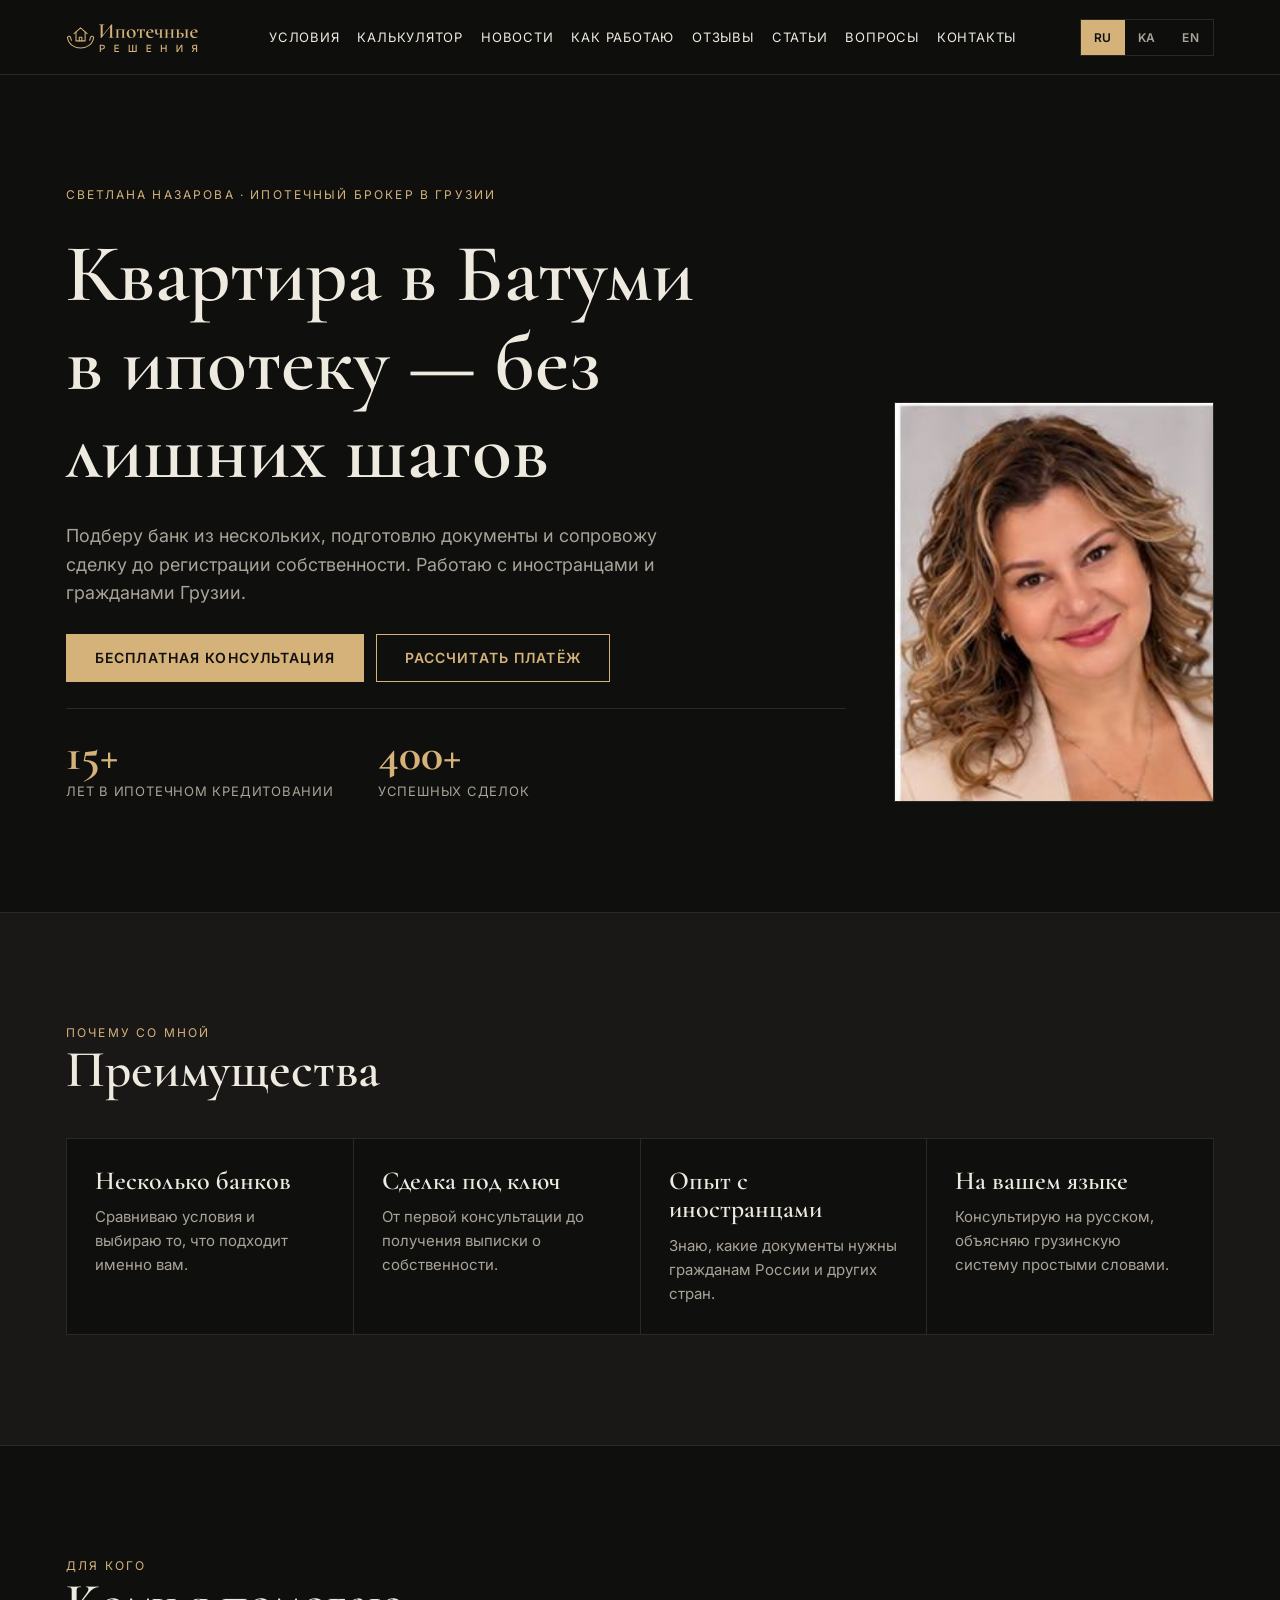
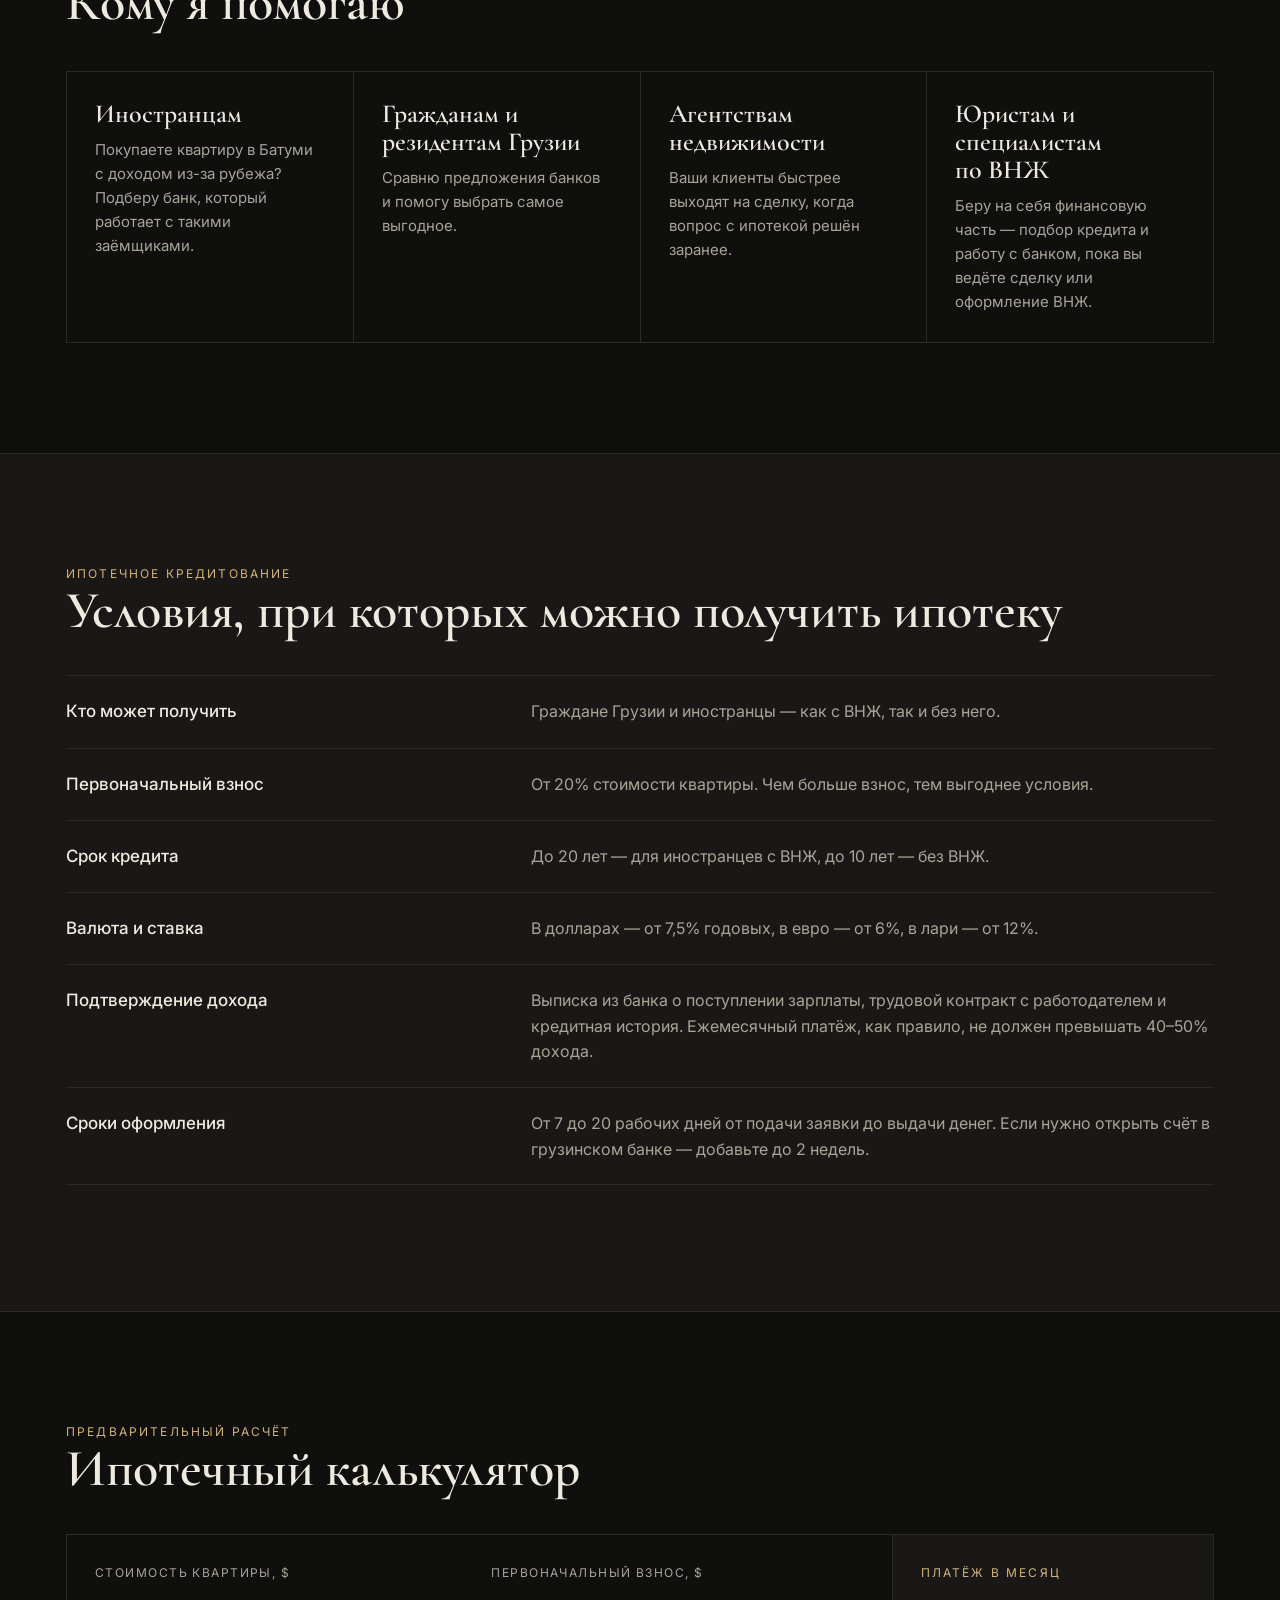
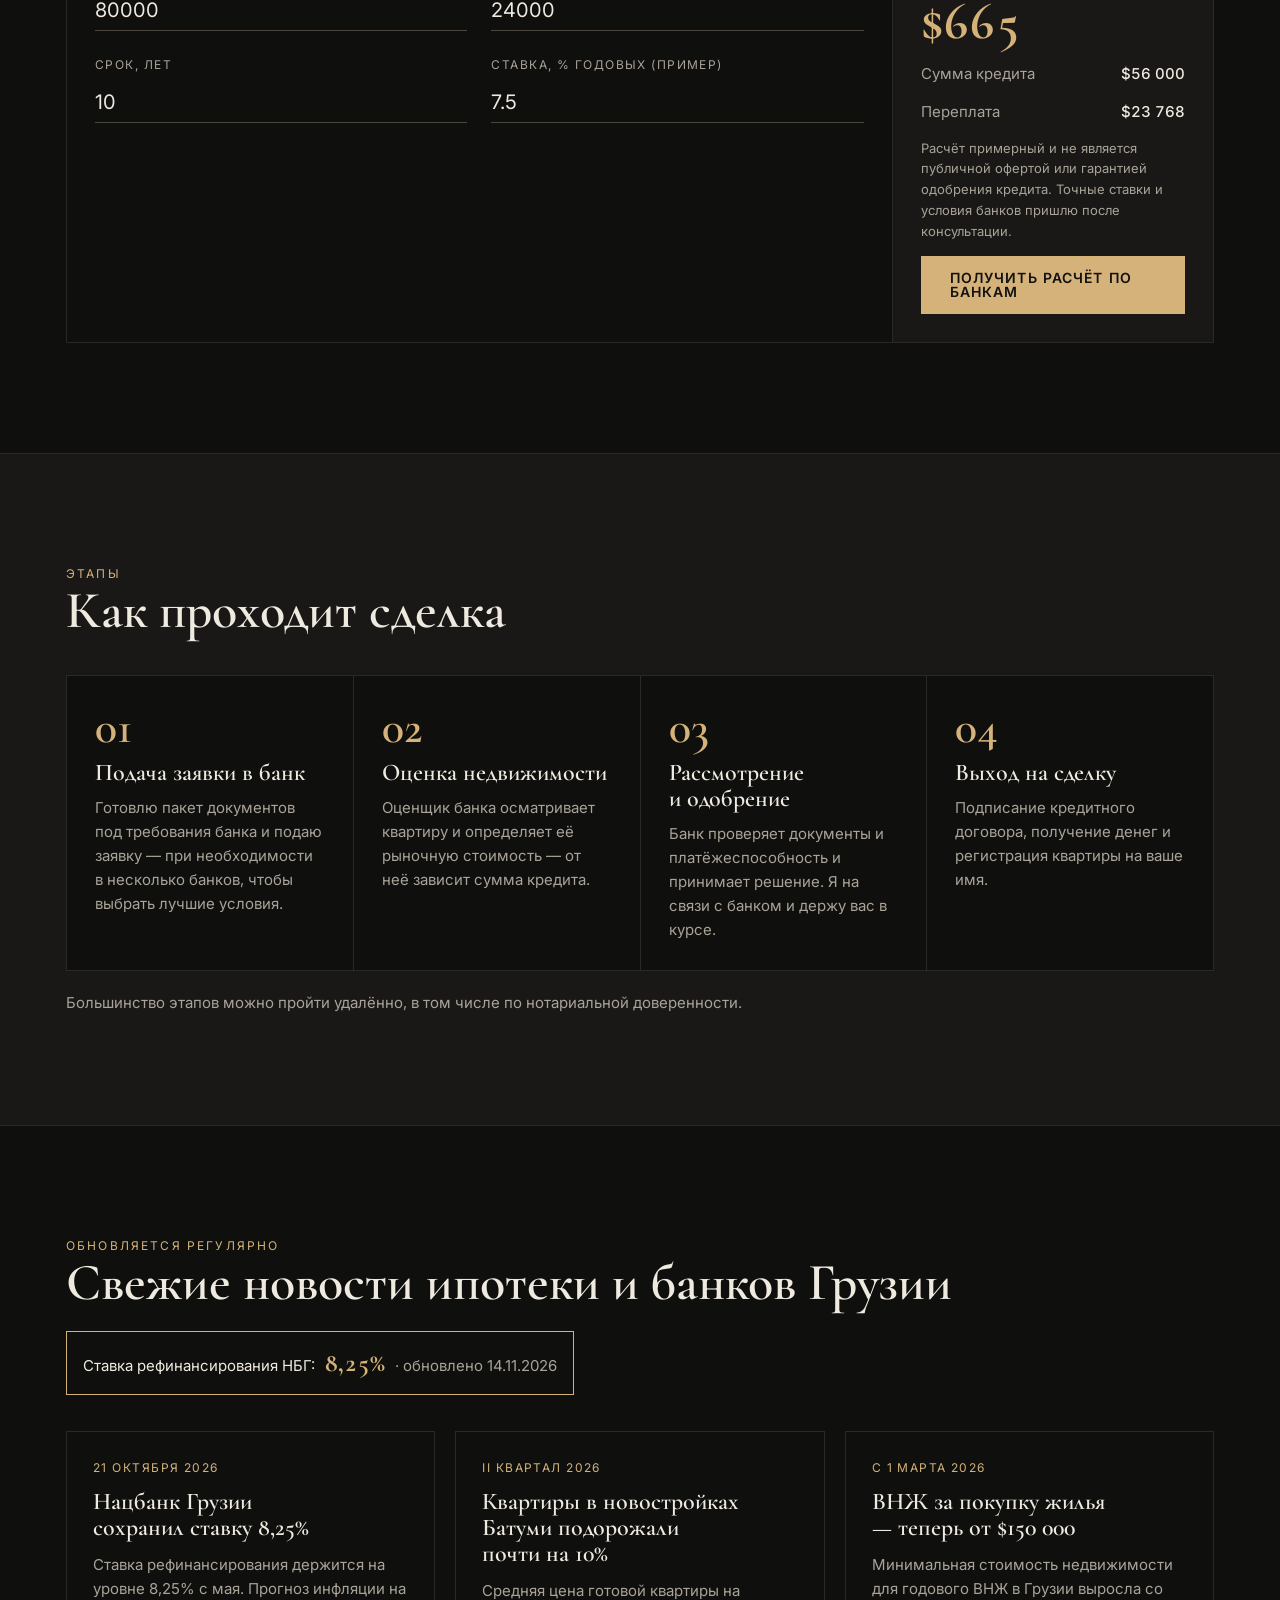
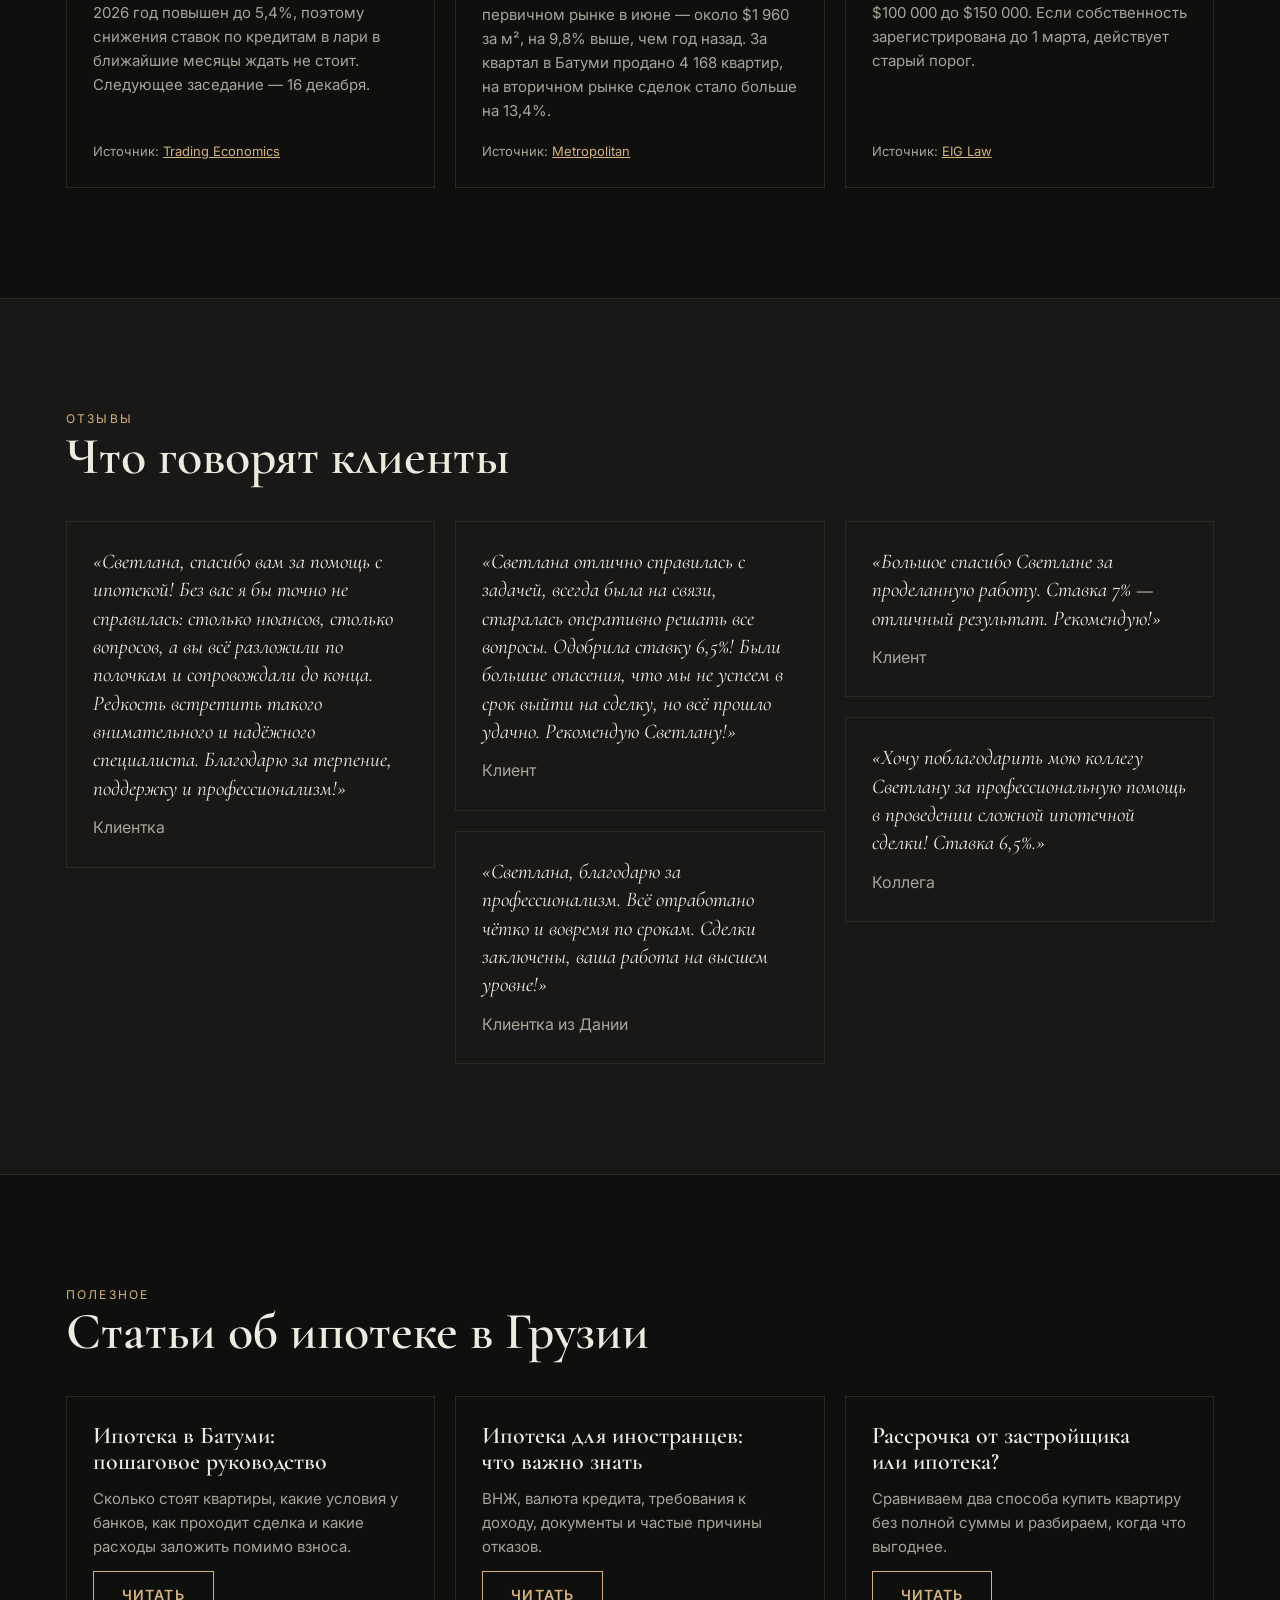
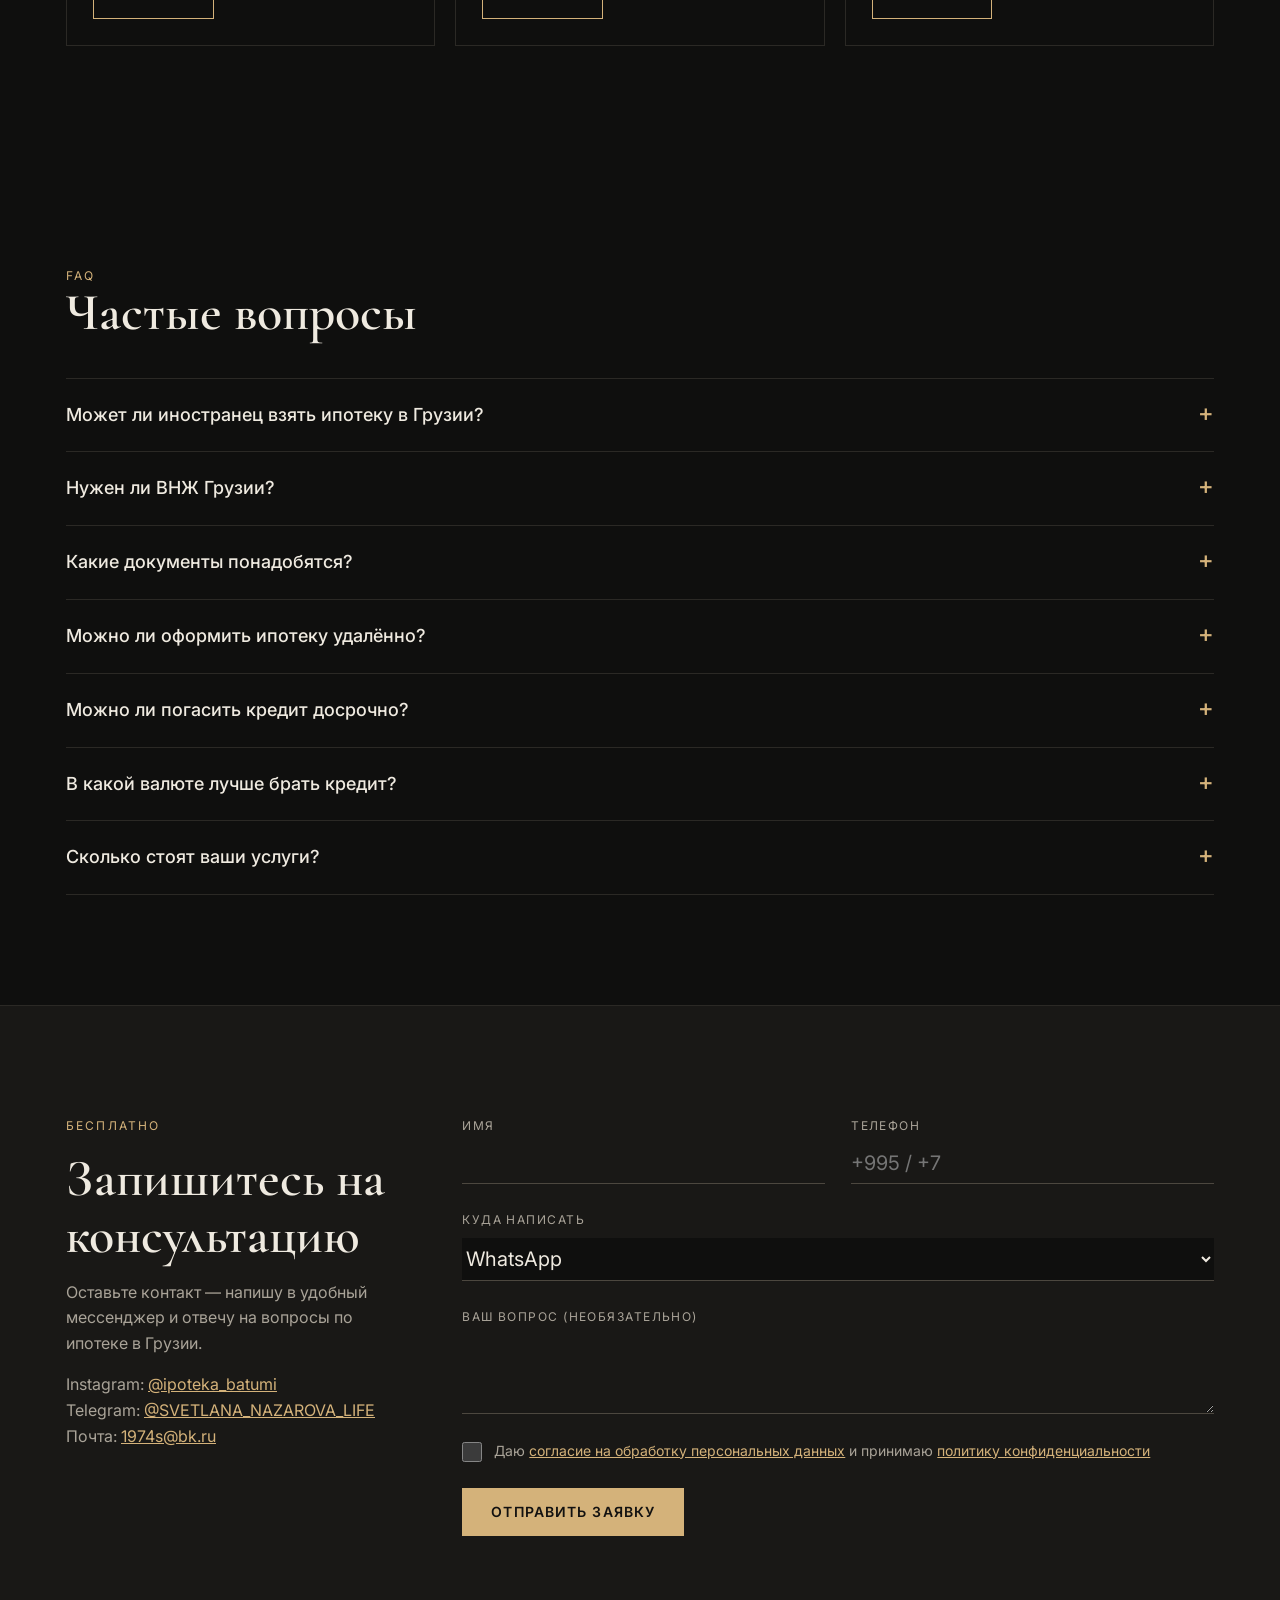
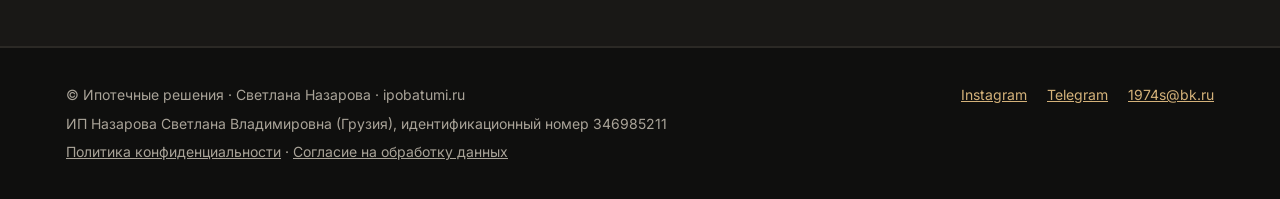
<file: preview/index.html>
<!doctype html><html><head><meta charset=utf8><meta name=viewport content="width=device-width,initial-scale=1,viewport-fit=cover"><style>:root{color-scheme:light;box-sizing:border-box;padding-top:env(safe-area-inset-top,0px);padding-bottom:env(safe-area-inset-bottom,0px)}html{scroll-padding-top:env(safe-area-inset-top,0px)}body{margin:0;padding:0;font:14px -apple-system,BlinkMacSystemFont,sans-serif;background:#fff;color:#000}img{max-width:100%}[hidden]:not([hidden=until-found i]){display:none!important}</style></head><body>
<title>Ипотека Батуми</title>
<meta name="claude:viewport-fit-sides" content="cover">
<meta name="robots" content="noindex, nofollow">
<meta name="description" content="Ипотека в Грузии для иностранцев и граждан Грузии: подбор банка, документы и сопровождение сделки в Батуми. Ипотечный калькулятор и бесплатная консультация.">

<meta property="og:type" content="website">
<meta property="og:url" content="https://ipobatumi.ru/">
<meta property="og:site_name" content="Ипотека Батуми">
<meta property="og:title" content="Ипотека в Батуми для иностранцев — брокер Светлана Назарова">
<meta property="og:description" content="Подбор банка, документы и сопровождение сделки до регистрации собственности. Бесплатная консультация.">
<meta property="og:locale" content="ru_RU"><meta property="og:locale:alternate" content="ka_GE"><meta property="og:locale:alternate" content="en_US">
<meta name="twitter:card" content="summary">
<meta name="theme-color" content="#0F0F0E">
<link rel="icon" type="image/svg+xml" href="data:image/svg+xml,%3Csvg xmlns='http://www.w3.org/2000/svg' viewBox='0 0 100 100'%3E%3Crect width='100' height='100' rx='18' fill='%230F0F0E'/%3E%3Cg fill='none' stroke='%23D4B27A' stroke-width='6' stroke-linecap='round' stroke-linejoin='round'%3E%3Cpath d='M30 42 L50 24 L70 42'/%3E%3Cpath d='M36 37 V64 H64 V37'/%3E%3Cpath d='M46 64 V53 H54 V64'/%3E%3Cpath d='M10 54 C13 75 31 86 50 86 C69 86 87 75 90 54'/%3E%3Cpath d='M10 54 C11 49 17 48 19 53 L22 62'/%3E%3Cpath d='M90 54 C89 49 83 48 81 53 L78 62'/%3E%3C/g%3E%3C/svg%3E">
<script type="application/ld+json">{"@context":"https://schema.org","@type":"FinancialService","name":"Ипотека Батуми — Светлана Назарова","url":"https://ipobatumi.ru/","description":"Ипотечный брокер в Грузии: подбор банка, документы и сопровождение сделки для иностранцев и граждан Грузии.","areaServed":[{"@type":"City","name":"Batumi"},{"@type":"Country","name":"Georgia"}],"availableLanguage":["ru","ka","en"],"founder":{"@type":"Person","name":"Svetlana Nazarova"}}</script>
<link rel="preconnect" href="https://fonts.googleapis.com">
<link rel="stylesheet" href="https://fonts.googleapis.com/css2?family=Cormorant+Garamond:wght@500;600;700&family=Inter:wght@400;500;600&family=Noto+Sans+Georgian:wght@400;500;600&family=Noto+Serif+Georgian:wght@500;600&display=swap">
<style>
/* Layout: single dark column, gold hairlines, editorial serif headings over a quiet sans */
:root{
  --bg:#0F0F0E; --surface:#191816; --line:#2B2925; --fg:#EFEAE0; --muted:#A9A398; --gold:#D4B27A; --gold-hi:#E8CFA0; --ink:#121110;
  --display:'Cormorant Garamond','Noto Serif Georgian',Georgia,serif;
  --body:Inter,'Noto Sans Georgian',system-ui,sans-serif;
  color-scheme:dark;
}
*{box-sizing:border-box}
body{background:var(--bg);color:var(--fg);font-family:var(--body);font-size:16px;line-height:1.6}
body::before{content:"";position:fixed;inset:0 0 auto;height:env(safe-area-inset-top,0px);z-index:10;background:var(--bg)}
a{color:var(--gold)} a:hover{color:var(--gold-hi)}
:focus-visible{outline:2px solid var(--gold);outline-offset:3px}
.wrap{max-width:1180px;margin:0 auto;padding-left:max(16px,env(safe-area-inset-left,0px));padding-right:max(16px,env(safe-area-inset-right,0px))}
h1,h2,h3{font-family:var(--display);font-weight:600;margin:0;text-wrap:balance;line-height:1.08}
h2{font-size:clamp(34px,5vw,52px)}
.eyebrow{font-size:12px;letter-spacing:.18em;text-transform:uppercase;color:var(--gold)}
.muted{color:var(--muted)}
section{padding-block:clamp(64px,9vw,110px)}
.band{background:var(--surface);border-block:1px solid var(--line)}
.btn{display:inline-flex;align-items:center;justify-content:center;min-height:48px;padding:14px 28px;font:600 14px/1 var(--body);letter-spacing:.08em;text-transform:uppercase;text-decoration:none;border:1px solid var(--gold);cursor:pointer}
.btn-gold{background:var(--gold);color:var(--ink)} .btn-gold:hover{background:var(--gold-hi);color:var(--ink)}
.btn-line{background:transparent;color:var(--gold)} .btn-line:hover{color:var(--ink);background:var(--gold)}

/* header */
header.top{position:sticky;top:env(safe-area-inset-top,0px);z-index:20;background:rgba(15,15,14,.92);backdrop-filter:blur(8px);border-bottom:1px solid var(--line)}
.top .wrap{display:flex;flex-wrap:wrap;gap:12px 24px;align-items:center;justify-content:space-between;padding-block:14px}
.logo{display:flex;flex-direction:column;text-decoration:none;color:var(--fg)}
.logo-svg{height:46px;width:auto;display:block}
.logo b{font-family:var(--display);font-size:24px;font-weight:600;line-height:1.1}
.logo span{font-size:11px;letter-spacing:.16em;text-transform:uppercase;color:var(--gold)}
nav.menu{display:flex;flex-wrap:wrap;gap:6px 18px;font-size:13px;letter-spacing:.06em;text-transform:uppercase}
nav.menu a{color:var(--fg);text-decoration:none} nav.menu a:hover{color:var(--gold)}
.langs{display:flex;border:1px solid var(--line)}
.langs button{background:none;border:0;color:var(--muted);font:600 12px var(--body);letter-spacing:.08em;padding:10px 12px;min-width:44px;cursor:pointer}
.langs button[aria-pressed="true"]{background:var(--gold);color:var(--ink)}

/* hero */
.hero{display:flex;flex-wrap:wrap;gap:48px;align-items:flex-end}
.hero-text{flex:999 1 520px;min-width:0;display:flex;flex-direction:column;gap:26px}
.hero h1{font-size:clamp(44px,7vw,82px)}
.hero p{font-size:18px;max-width:34em;margin:0}
.hero .ctas{display:flex;flex-wrap:wrap;gap:12px}
.portrait{flex:1 1 320px;min-width:0;max-width:100%;aspect-ratio:4/5;background:var(--surface);border:1px solid var(--line);display:flex;align-items:center;justify-content:center;color:var(--muted);font-size:14px;text-align:center;padding:24px}

.portrait-img{flex:1 1 320px;min-width:0;max-width:420px;width:100%;height:auto;aspect-ratio:4/5;object-fit:cover;object-position:center top;border:1px solid var(--line);display:block}
/* advantages */
.adv{display:grid;grid-template-columns:repeat(auto-fit,minmax(240px,1fr));gap:1px;background:var(--line);border:1px solid var(--line);margin-top:40px}
.adv div{background:var(--bg);padding:28px;display:flex;flex-direction:column;gap:10px}
.adv h3{font-size:26px}
.adv p{margin:0;color:var(--muted);font-size:15px}

/* conditions */
.rows{margin-top:36px;border-top:1px solid var(--line)}
.row{display:flex;flex-wrap:wrap;gap:8px 24px;padding:22px 0;border-bottom:1px solid var(--line);align-items:baseline}
.row dt{flex:1 1 260px;font-size:17px;font-weight:500}
.row dd{flex:2 1 320px;margin:0;color:var(--muted);min-width:0}

/* calculator */
.calc{margin-top:36px;display:flex;flex-wrap:wrap;gap:1px;background:var(--line);border:1px solid var(--line)}
.calc-in{flex:999 1 520px;min-width:0;background:var(--bg);padding:28px;display:grid;grid-template-columns:repeat(2,minmax(0,1fr));gap:24px;align-content:start}
@media (max-width:520px){.calc-in{grid-template-columns:minmax(0,1fr)}}
.field{display:flex;flex-direction:column;gap:8px;font-size:12px;letter-spacing:.12em;text-transform:uppercase;color:var(--muted)}
.field input,.field select,.field textarea{background:transparent;border:0;border-bottom:1px solid #4C473F;color:var(--fg);font:400 20px var(--body);padding:8px 0;letter-spacing:0;text-transform:none;border-radius:0;width:100%}
.field select{background:var(--bg)}
.field textarea{font-size:17px;resize:vertical;min-height:80px}
.field input:focus,.field select:focus,.field textarea:focus{outline:none;border-bottom-color:var(--gold)}
.calc-out{flex:1 1 320px;min-width:0;background:var(--surface);padding:28px;display:flex;flex-direction:column;gap:14px}
.big{font-family:var(--display);font-size:52px;font-weight:700;color:var(--gold);line-height:1;font-variant-numeric:tabular-nums}
.kv{display:flex;justify-content:space-between;gap:12px;font-size:15px;color:var(--muted);font-variant-numeric:tabular-nums}
.kv b{color:var(--fg);font-weight:500}
.note{font-size:13px;color:var(--muted);margin:0}

/* news & reviews */
.cards{margin-top:36px;display:grid;grid-template-columns:repeat(auto-fit,minmax(260px,1fr));gap:20px}
.card{border:1px solid var(--line);padding:26px;display:flex;flex-direction:column;gap:12px}
.card time{font-size:12px;letter-spacing:.12em;text-transform:uppercase;color:var(--gold)}
.card h3{font-size:24px}
.card p{margin:0;color:var(--muted);font-size:15px}
.quote{font-family:var(--display);font-style:italic;font-size:26px;line-height:1.35;color:var(--fg)}

/* faq */
details{border-bottom:1px solid var(--line)}
details:first-of-type{border-top:1px solid var(--line)}
summary{list-style:none;cursor:pointer;padding:22px 0;font-size:18px;font-weight:500;display:flex;justify-content:space-between;gap:16px}
summary::-webkit-details-marker{display:none}
summary::after{content:"+";color:var(--gold);font-size:24px;line-height:1}
details[open] summary::after{content:"–"}
details p{margin:0 0 22px;color:var(--muted);max-width:60em}

/* form */
.form-grid{display:flex;flex-wrap:wrap;gap:56px}
.form-intro{flex:1 1 340px;min-width:0;display:flex;flex-direction:column;gap:16px}
form{flex:999 1 460px;min-width:0;display:flex;flex-direction:column;gap:26px}
.two{display:grid;grid-template-columns:repeat(auto-fit,minmax(200px,1fr));gap:26px}
.check{display:flex;gap:12px;align-items:flex-start;font-size:14px;color:var(--muted)}
.check input{width:20px;height:20px;margin:2px 0 0;accent-color:var(--gold);flex:none}
.msg{border:1px solid var(--gold);padding:16px 18px;font-size:15px}
.err{color:#F0A58A;font-size:14px}

footer{border-top:1px solid var(--line);padding-block:36px}
footer .wrap{display:flex;flex-wrap:wrap;gap:16px 32px;justify-content:space-between;font-size:14px;color:var(--muted)}
footer nav{display:flex;flex-wrap:wrap;gap:20px}
.rate{display:inline-flex;flex-wrap:wrap;gap:6px 10px;align-items:baseline;margin:20px 0 0;padding:10px 16px;border:1px solid var(--gold);font-size:15px}
.rate b{font-family:var(--display);font-size:26px;color:var(--gold);font-variant-numeric:tabular-nums}
.card .src{font-size:13px;margin-top:auto;padding-top:6px}
.card .src a{overflow-wrap:anywhere}
footer .legal-links{margin-top:6px}
footer .legal-links a{color:var(--muted)} footer .legal-links a:hover{color:var(--gold)}
.check a{color:var(--gold)}
dialog.legal{width:min(760px,calc(100% - 24px));max-height:88vh;overflow:auto;background:var(--surface);color:var(--fg);border:1px solid var(--line);padding:0}
dialog.legal::backdrop{background:rgba(0,0,0,.72)}
.legal-head{position:sticky;top:0;z-index:1;display:flex;justify-content:space-between;align-items:center;gap:16px;padding:16px 22px;background:var(--surface);border-bottom:1px solid var(--line)}
.legal-head h2{font-size:28px}
.legal-head form{flex:none;display:block}
.legal-close{background:none;border:1px solid var(--line);color:var(--fg);min-width:44px;min-height:44px;font-size:22px;line-height:1;cursor:pointer}
.legal-close:hover{border-color:var(--gold);color:var(--gold)}
.legal-body{padding:6px 22px 28px;font-size:15px;color:var(--muted)}
.legal-body h3{font-family:var(--body);font-size:16px;font-weight:600;color:var(--fg);margin:22px 0 8px;line-height:1.3}
.legal-body p,.legal-body li{margin:0 0 8px}
.legal-body ul{padding-left:20px;margin:0 0 8px}
.legal-body .note{margin-top:12px}
.ph{color:var(--gold)}
.steps{margin:36px 0 0;padding:0;display:grid;grid-template-columns:repeat(auto-fit,minmax(230px,1fr));gap:1px;background:var(--line);border:1px solid var(--line);counter-reset:s}
.steps li{list-style:none;background:var(--bg);padding:28px;display:flex;flex-direction:column;gap:10px;counter-increment:s}
.steps li::before{content:counter(s,decimal-leading-zero);font-family:var(--display);font-size:46px;font-weight:600;color:var(--gold);line-height:1}
.steps h3{font-size:24px}
.steps p{margin:0;color:var(--muted);font-size:15px}
.steps-note{margin:20px 0 0;color:var(--muted);font-size:15px}
.rev .quote{font-size:21px}
.stats{display:flex;flex-wrap:wrap;gap:16px 44px;padding-top:22px;border-top:1px solid var(--line)}
.stats div{display:flex;flex-direction:column;gap:4px}
.stats b{font-family:var(--display);font-size:46px;font-weight:700;color:var(--gold);line-height:1}
.stats span{font-size:13px;letter-spacing:.06em;text-transform:uppercase;color:var(--muted)}
#reviews .cards{display:block;columns:3 300px;column-gap:20px}
#reviews .rev{break-inside:avoid;margin:0 0 20px!important}
@media (max-width:600px){nav.menu{flex-wrap:nowrap;overflow-x:auto;width:100%;gap:18px;padding-bottom:4px;scrollbar-width:none}nav.menu a{white-space:nowrap}}
.art-card{border:1px solid var(--line);padding:26px;display:flex;flex-direction:column;gap:12px;background:var(--bg)}
.art-card h3{font-size:24px}
.art-card p{margin:0;color:var(--muted);font-size:15px}
.art-card .btn{align-self:flex-start;margin-top:auto}
.legal-body h4{font-size:15px;color:var(--fg);margin:16px 0 6px}
.legal-body .dlg-cta{margin-top:18px}
@media (prefers-reduced-motion:reduce){*{scroll-behavior:auto!important}}
html{scroll-behavior:smooth}
section[id]{scroll-margin-top:90px}
</style>

<header class="top">
  <div class="wrap">
    <a class="logo" href="#top"><svg xmlns="http://www.w3.org/2000/svg" viewBox="84 0 726 240" class="logo-svg" role="img" aria-label="Ипотечные решения"><g transform="translate(6,-14) scale(1.0)" fill="none" stroke="#D4B27A" stroke-width="6.5" stroke-linecap="round" stroke-linejoin="round"><g transform="translate(69 45.5) scale(1.7)" stroke-width="3.2"><path d="M30 42 L50 24 L70 42"/><path d="M36 37 V64 H64 V37"/><path d="M46 64 V53 H54 V64"/><path d="M10 54 C13 75 31 86 50 86 C69 86 87 75 90 54"/><path d="M10 54 C11 49 17 48 19 53 L22 62"/><path d="M90 54 C89 49 83 48 81 53 L78 62"/></g></g><path d="M323.008 52.992000000000004Q324.91200000000003 52.992000000000004 324.91200000000003 53.775999999999996V114.928Q324.91200000000003 118.288 325.584 119.912Q326.256 121.536 328.15999999999997 122.096Q330.064 122.656 334.096 122.656Q334.432 122.656 334.432 123.328Q334.432 124.0 334.096 124.0Q330.288 124.0 328.048 123.888L319.648 123.776L310.24 123.888Q308.224 124.0 304.86400000000003 124.0Q304.528 124.0 304.528 123.328Q304.528 122.656 304.86400000000003 122.656Q309.12 122.656 311.024 122.096Q312.928 121.536 313.6 119.968Q314.272 118.4 314.272 114.928V63.632L317.52 63.184L268.352 125.12Q268.016 125.568 266.784 125.568Q266.0 125.568 265.384 125.344Q264.76800000000003 125.12 264.76800000000003 124.784V63.071999999999996Q264.76800000000003 59.712 264.096 58.144Q263.424 56.57599999999999 261.576 55.959999999999994Q259.728 55.343999999999994 255.696 55.343999999999994Q255.36 55.343999999999994 255.36 54.672Q255.36 54.0 255.696 54.0L261.856 54.111999999999995Q267.008 54.336 270.032 54.336Q274.176 54.336 279.552 54.111999999999995L284.928 54.0Q285.264 54.0 285.264 54.672Q285.264 55.343999999999994 284.928 55.343999999999994Q280.672 55.343999999999994 278.712 55.959999999999994Q276.752 56.57599999999999 276.08000000000004 58.144Q275.408 59.712 275.408 63.071999999999996V114.816L272.272 115.376L321.44 53.328Q321.776 52.992000000000004 323.008 52.992000000000004Z M393.456 124.0Q390.432 124.0 388.64000000000004 123.888L382.704 123.776L376.88000000000005 123.888Q375.20000000000005 124.0 372.40000000000003 124.0Q372.17600000000004 124.0 372.17600000000004 123.328Q372.17600000000004 122.656 372.40000000000003 122.656Q374.86400000000003 122.656 375.98400000000004 122.096Q377.10400000000004 121.536 377.552 119.912Q378.0 118.288 378.0 114.928V89.84Q378.0 86.144 377.832 84.912Q377.66400000000004 83.68 376.93600000000004 83.34400000000001Q376.208 83.00800000000001 373.968 83.00800000000001H361.088Q358.73600000000005 83.00800000000001 357.952 83.34400000000001Q357.168 83.68 357.0 84.912Q356.83200000000005 86.144 356.83200000000005 90.064V114.928Q356.83200000000005 118.288 357.22400000000005 119.912Q357.61600000000004 121.536 358.73600000000005 122.096Q359.85600000000005 122.656 362.32000000000005 122.656Q362.656 122.656 362.656 123.328Q362.656 124.0 362.32000000000005 124.0Q359.632 124.0 358.064 123.888L352.576 123.776L346.192 123.888Q344.51200000000006 124.0 341.37600000000003 124.0Q341.04 124.0 341.04 123.328Q341.04 122.656 341.37600000000003 122.656Q344.17600000000004 122.656 345.52000000000004 122.096Q346.86400000000003 121.536 347.36800000000005 119.912Q347.872 118.288 347.872 114.928V89.84Q347.872 86.47999999999999 347.36800000000005 84.856Q346.86400000000003 83.232 345.576 82.672Q344.288 82.112 341.48800000000006 82.112Q341.15200000000004 82.112 341.15200000000004 81.44Q341.15200000000004 80.768 341.48800000000006 80.768H393.456Q393.68 80.768 393.68 81.44Q393.68 82.112 393.456 82.112Q390.65600000000006 82.112 389.312 82.78399999999999Q387.968 83.45599999999999 387.46400000000006 85.08Q386.96000000000004 86.70400000000001 386.96000000000004 90.064V114.928Q386.96000000000004 118.288 387.46400000000006 119.912Q387.968 121.536 389.312 122.096Q390.65600000000006 122.656 393.456 122.656Q393.68 122.656 393.68 123.328Q393.68 124.0 393.456 124.0Z M400.6240000000001 101.824Q400.6240000000001 94.544 404.26400000000007 89.44800000000001Q407.90400000000005 84.352 413.56000000000006 81.832Q419.21600000000007 79.312 425.15200000000004 79.312Q431.98400000000004 79.312 437.08000000000004 82.56Q442.17600000000004 85.80799999999999 444.86400000000003 91.128Q447.5520000000001 96.44800000000001 447.5520000000001 102.496Q447.5520000000001 109.216 444.24800000000005 114.47999999999999Q440.9440000000001 119.744 435.34400000000005 122.6Q429.744 125.456 423.24800000000005 125.456Q416.5280000000001 125.456 411.3760000000001 122.26400000000001Q406.22400000000005 119.072 403.4240000000001 113.64Q400.6240000000001 108.208 400.6240000000001 101.824ZM436.91200000000003 106.08Q436.91200000000003 98.576 434.84000000000003 92.976Q432.76800000000003 87.376 429.24 84.464Q425.71200000000005 81.55199999999999 421.4560000000001 81.55199999999999Q416.41600000000005 81.55199999999999 413.78400000000005 85.696Q411.15200000000004 89.84 411.15200000000004 97.904Q411.15200000000004 105.184 413.16800000000006 110.952Q415.1840000000001 116.72 418.7120000000001 119.96799999999999Q422.24000000000007 123.216 426.60800000000006 123.216Q431.53600000000006 123.216 434.22400000000005 118.848Q436.91200000000003 114.48 436.91200000000003 106.08Z M463.7920000000001 122.656Q466.70400000000006 122.656 468.04800000000006 122.096Q469.39200000000005 121.536 469.84000000000003 119.912Q470.28800000000007 118.288 470.28800000000007 114.928V90.064Q470.28800000000007 85.92 469.56000000000006 84.464Q468.83200000000005 83.00800000000001 466.4800000000001 83.00800000000001Q462.4480000000001 83.00800000000001 459.9840000000001 85.808Q457.5200000000001 88.608 455.95200000000006 95.328Q455.8400000000001 95.55199999999999 455.22400000000005 95.55199999999999Q454.60800000000006 95.55199999999999 454.60800000000006 95.328L454.4960000000001 78.64Q454.4960000000001 78.08 455.1680000000001 78.08Q455.8400000000001 78.08 455.8400000000001 78.64Q455.8400000000001 80.096 460.0960000000001 80.488Q464.3520000000001 80.88 475.10400000000004 80.88Q485.29600000000005 80.88 489.552 80.488Q493.80800000000005 80.096 493.80800000000005 78.64Q493.80800000000005 78.08 494.4800000000001 78.08Q495.15200000000004 78.08 495.15200000000004 78.64L495.0400000000001 95.328Q495.0400000000001 95.55199999999999 494.36800000000005 95.55199999999999Q493.6960000000001 95.55199999999999 493.6960000000001 95.328Q492.12800000000004 88.608 489.60800000000006 85.808Q487.0880000000001 83.00800000000001 483.16800000000006 83.00800000000001Q480.8160000000001 83.00800000000001 480.0880000000001 84.408Q479.36000000000007 85.80799999999999 479.36000000000007 90.064V114.928Q479.36000000000007 118.288 479.86400000000003 119.912Q480.36800000000005 121.536 481.65600000000006 122.096Q482.9440000000001 122.656 485.7440000000001 122.656Q486.08000000000004 122.656 486.08000000000004 123.328Q486.08000000000004 124.0 485.7440000000001 124.0Q482.7200000000001 124.0 481.0400000000001 123.888L474.9920000000001 123.776L468.60800000000006 123.888Q466.92800000000005 124.0 463.7920000000001 124.0Q463.4560000000001 124.0 463.4560000000001 123.328Q463.4560000000001 122.656 463.7920000000001 122.656Z M501.87200000000007 103.728Q501.87200000000007 97.12 505.12000000000006 91.632Q508.36800000000005 86.144 514.0240000000001 82.952Q519.6800000000001 79.75999999999999 526.624 79.75999999999999Q533.344 79.75999999999999 536.984 83.008Q540.624 86.256 540.624 92.64Q540.624 94.32 540.344 95.104Q540.0640000000001 95.888 539.392 95.888H530.2080000000001Q530.768 82.0 522.5920000000001 82.0Q517.552 82.0 514.696 86.592Q511.84000000000003 91.184 511.84000000000003 99.024Q511.84000000000003 108.88 516.432 114.648Q521.024 120.416 529.4240000000001 120.416Q532.5600000000001 120.416 534.6880000000001 119.632Q536.816 118.848 540.288 117.056L540.5120000000001 116.944Q540.7360000000001 116.944 541.0160000000001 117.392Q541.296 117.84 541.072 118.064Q537.0400000000001 121.872 532.8960000000001 123.608Q528.7520000000001 125.344 523.936 125.344Q517.104 125.344 512.12 122.32Q507.136 119.296 504.504 114.368Q501.87200000000007 109.44 501.87200000000007 103.728ZM508.48 94.096 533.344 93.648V95.888L508.59200000000004 96.0Z M570.3040000000001 82.112Q569.9680000000001 82.112 569.9680000000001 81.44Q569.9680000000001 80.768 570.3040000000001 80.768Q572.7680000000001 80.768 574.224 80.88L579.6000000000001 80.99199999999999L585.6480000000001 80.88Q587.3280000000001 80.768 590.2400000000001 80.768Q590.5760000000001 80.768 590.5760000000001 81.44Q590.5760000000001 82.112 590.2400000000001 82.112Q587.5520000000001 82.112 586.2080000000001 82.78399999999999Q584.8640000000001 83.45599999999999 584.4160000000002 85.08Q583.9680000000001 86.70400000000001 583.9680000000001 90.064V114.928Q583.9680000000001 118.288 584.4160000000002 119.912Q584.8640000000001 121.536 586.152 122.096Q587.44 122.656 590.2400000000001 122.656Q590.5760000000001 122.656 590.5760000000001 123.328Q590.5760000000001 124.0 590.2400000000001 124.0Q587.2160000000001 124.0 585.5360000000001 123.888L579.6000000000001 123.776L573.2160000000001 123.888Q571.4240000000001 124.0 568.4000000000001 124.0Q568.176 124.0 568.176 123.328Q568.176 122.656 568.4000000000001 122.656Q571.2 122.656 572.5440000000001 122.096Q573.8880000000001 121.536 574.392 119.912Q574.8960000000001 118.288 574.8960000000001 114.928V89.84Q574.8960000000001 86.47999999999999 574.5600000000001 84.856Q574.224 83.232 573.272 82.672Q572.32 82.112 570.3040000000001 82.112ZM558.0960000000001 93.424Q558.0960000000001 98.352 559.9440000000002 100.648Q561.7920000000001 102.944 565.9360000000001 102.944Q571.8720000000001 102.944 576.9120000000001 100.144L577.248 101.152Q573.2160000000001 104.624 569.0160000000001 106.24799999999999Q564.8160000000001 107.872 561.1200000000001 107.872Q555.4080000000001 107.872 552.3280000000001 104.68Q549.248 101.488 549.248 95.328V89.84Q549.248 86.47999999999999 548.9680000000001 84.91199999999999Q548.6880000000001 83.344 547.9040000000001 82.728Q547.1200000000001 82.112 545.44 82.112Q545.104 82.112 545.104 81.44Q545.104 80.768 545.44 80.768Q547.7920000000001 80.768 549.0240000000001 80.88L553.8400000000001 80.99199999999999L558.8800000000001 80.88Q560.3360000000001 80.768 562.8000000000001 80.768Q563.1360000000001 80.768 563.1360000000001 81.44Q563.1360000000001 82.112 562.8000000000001 82.112Q559.8880000000001 82.112 558.9920000000002 83.67999999999999Q558.0960000000001 85.24799999999999 558.0960000000001 90.064Z M608.3840000000001 101.152H638.5120000000002V103.616H608.3840000000001ZM597.6320000000002 82.112Q597.2960000000002 82.112 597.2960000000002 81.44Q597.2960000000002 80.768 597.6320000000002 80.768Q600.6560000000002 80.768 602.3360000000001 80.88L608.7200000000001 80.99199999999999L614.7680000000001 80.88Q616.5600000000002 80.768 619.4720000000002 80.768Q619.6960000000001 80.768 619.6960000000001 81.44Q619.6960000000001 82.112 619.4720000000002 82.112Q616.6720000000001 82.112 615.3280000000002 82.78399999999999Q613.9840000000002 83.45599999999999 613.4800000000001 85.08Q612.9760000000001 86.70400000000001 612.9760000000001 90.064V114.928Q612.9760000000001 118.288 613.4800000000001 119.912Q613.9840000000002 121.536 615.3280000000002 122.096Q616.6720000000001 122.656 619.4720000000002 122.656Q619.6960000000001 122.656 619.6960000000001 123.328Q619.6960000000001 124.0 619.4720000000002 124.0Q616.4480000000001 124.0 614.6560000000002 123.888L608.7200000000001 123.776L602.3360000000001 123.888Q600.6560000000002 124.0 597.5200000000001 124.0Q597.1840000000002 124.0 597.1840000000002 123.328Q597.1840000000002 122.656 597.5200000000001 122.656Q600.3200000000002 122.656 601.6640000000002 122.096Q603.0080000000002 121.536 603.5120000000002 119.912Q604.0160000000002 118.288 604.0160000000002 114.928V89.84Q604.0160000000002 86.47999999999999 603.5120000000002 84.856Q603.0080000000002 83.232 601.7200000000001 82.672Q600.4320000000001 82.112 597.6320000000002 82.112ZM627.7600000000001 82.112Q627.4240000000002 82.112 627.4240000000002 81.44Q627.4240000000002 80.768 627.7600000000001 80.768Q630.7840000000001 80.768 632.4640000000002 80.88L638.8480000000002 80.99199999999999L644.8960000000002 80.88Q646.6880000000001 80.768 649.6000000000001 80.768Q649.8240000000002 80.768 649.8240000000002 81.44Q649.8240000000002 82.112 649.6000000000001 82.112Q646.8000000000002 82.112 645.4560000000001 82.78399999999999Q644.1120000000002 83.45599999999999 643.6080000000002 85.08Q643.1040000000002 86.70400000000001 643.1040000000002 90.064V114.928Q643.1040000000002 118.288 643.6080000000002 119.912Q644.1120000000002 121.536 645.4560000000001 122.096Q646.8000000000002 122.656 649.6000000000001 122.656Q649.8240000000002 122.656 649.8240000000002 123.328Q649.8240000000002 124.0 649.6000000000001 124.0Q646.5760000000001 124.0 644.7840000000001 123.888L638.8480000000002 123.776L632.3520000000002 123.888Q630.6720000000001 124.0 627.6480000000001 124.0Q627.3120000000001 124.0 627.3120000000001 123.328Q627.3120000000001 122.656 627.6480000000001 122.656Q630.4480000000001 122.656 631.7920000000001 122.096Q633.1360000000002 121.536 633.6400000000001 119.912Q634.1440000000001 118.288 634.1440000000001 114.928V89.84Q634.1440000000001 86.47999999999999 633.6400000000001 84.856Q633.1360000000002 83.232 631.8480000000002 82.672Q630.5600000000002 82.112 627.7600000000001 82.112Z M702.4640000000002 122.656Q705.2640000000001 122.656 706.6080000000002 122.096Q707.9520000000001 121.536 708.4560000000001 119.912Q708.9600000000002 118.288 708.9600000000002 114.928V89.84Q708.9600000000002 86.47999999999999 708.4560000000001 84.856Q707.9520000000001 83.232 706.6640000000001 82.672Q705.3760000000001 82.112 702.5760000000001 82.112Q702.2400000000001 82.112 702.2400000000001 81.44Q702.2400000000001 80.768 702.5760000000001 80.768Q705.6000000000001 80.768 707.3920000000002 80.88L713.6640000000001 80.99199999999999L719.8240000000001 80.88Q721.5040000000001 80.768 724.4160000000002 80.768Q724.6400000000001 80.768 724.6400000000001 81.44Q724.6400000000001 82.112 724.4160000000002 82.112Q721.6160000000001 82.112 720.2720000000002 82.78399999999999Q718.9280000000001 83.45599999999999 718.4800000000001 85.08Q718.0320000000002 86.70400000000001 718.0320000000002 90.064V114.928Q718.0320000000002 118.288 718.4800000000001 119.912Q718.9280000000001 121.536 720.2720000000002 122.096Q721.6160000000001 122.656 724.4160000000002 122.656Q724.6400000000001 122.656 724.6400000000001 123.328Q724.6400000000001 124.0 724.4160000000002 124.0Q721.3920000000002 124.0 719.7120000000001 123.888L713.6640000000001 123.776L707.3920000000002 123.888Q705.6000000000001 124.0 702.4640000000002 124.0Q702.1280000000002 124.0 702.1280000000002 123.328Q702.1280000000002 122.656 702.4640000000002 122.656ZM679.3920000000002 122.544Q684.2080000000001 122.544 686.4480000000001 120.08Q688.6880000000001 117.616 688.6880000000001 112.576Q688.6880000000001 107.088 686.1120000000001 103.896Q683.5360000000002 100.70400000000001 678.0480000000001 100.70400000000001Q673.3440000000002 100.70400000000001 668.8640000000001 102.944L668.1920000000001 101.03999999999999Q673.9040000000001 98.464 682.0800000000002 98.464Q698.4320000000001 98.464 698.4320000000001 110.112Q698.4320000000001 116.384 693.7280000000001 120.304Q689.0240000000001 124.224 681.6320000000001 124.224Q680.1760000000002 124.224 675.4720000000001 124.0Q670.0960000000001 123.776 667.8560000000001 123.776L661.4720000000001 123.888Q659.7920000000001 124.0 656.6560000000001 124.0Q656.3200000000002 124.0 656.3200000000002 123.328Q656.3200000000002 122.656 656.6560000000001 122.656Q659.4560000000001 122.656 660.8000000000002 122.096Q662.1440000000001 121.536 662.6480000000001 119.912Q663.1520000000002 118.288 663.1520000000002 114.928V89.84Q663.1520000000002 86.47999999999999 662.6480000000001 84.856Q662.1440000000001 83.232 660.8560000000001 82.672Q659.5680000000001 82.112 656.7680000000001 82.112Q656.4320000000001 82.112 656.4320000000001 81.44Q656.4320000000001 80.768 656.7680000000001 80.768Q659.7920000000001 80.768 661.4720000000001 80.88L667.8560000000001 80.99199999999999L674.6880000000001 80.88Q676.5920000000001 80.768 679.8400000000001 80.768Q680.1760000000002 80.768 680.1760000000002 81.44Q680.1760000000002 82.112 679.8400000000001 82.112Q676.4800000000001 82.112 674.8560000000001 82.78399999999999Q673.2320000000001 83.45599999999999 672.672 85.08Q672.1120000000001 86.70400000000001 672.1120000000001 90.064V114.928Q672.1120000000001 119.072 673.624 120.80799999999999Q675.1360000000001 122.544 679.3920000000002 122.544Z M731.6960000000001 103.728Q731.6960000000001 97.12 734.9440000000002 91.632Q738.1920000000001 86.144 743.8480000000002 82.952Q749.5040000000001 79.75999999999999 756.4480000000001 79.75999999999999Q763.1680000000001 79.75999999999999 766.8080000000001 83.008Q770.4480000000001 86.256 770.4480000000001 92.64Q770.4480000000001 94.32 770.1680000000001 95.104Q769.8880000000001 95.888 769.2160000000001 95.888H760.0320000000002Q760.5920000000001 82.0 752.4160000000002 82.0Q747.3760000000001 82.0 744.5200000000001 86.592Q741.6640000000001 91.184 741.6640000000001 99.024Q741.6640000000001 108.88 746.2560000000001 114.648Q750.8480000000001 120.416 759.2480000000002 120.416Q762.3840000000001 120.416 764.5120000000002 119.632Q766.6400000000001 118.848 770.1120000000001 117.056L770.3360000000001 116.944Q770.5600000000002 116.944 770.8400000000001 117.392Q771.1200000000001 117.84 770.8960000000001 118.064Q766.8640000000001 121.872 762.7200000000001 123.608Q758.5760000000001 125.344 753.7600000000001 125.344Q746.9280000000001 125.344 741.9440000000002 122.32Q736.9600000000002 119.296 734.3280000000002 114.368Q731.6960000000001 109.44 731.6960000000001 103.728ZM738.3040000000001 94.096 763.1680000000001 93.648V95.888L738.4160000000002 96.0Z" fill="#D4B27A"/><path d="M260.189453125 198.0V160.16796875H273.748046875Q278.115234375 160.16796875 281.03515625 161.79296875Q283.955078125 163.41796875 285.40234375 166.185546875Q286.849609375 168.953125 286.849609375 172.45703125Q286.849609375 175.9609375 285.3896484375 178.7412109375Q283.9296875 181.521484375 281.009765625 183.1337890625Q278.08984375 184.74609375 273.697265625 184.74609375H264.4296875V179.845703125H273.138671875Q275.931640625 179.845703125 277.658203125 178.880859375Q279.384765625 177.916015625 280.1845703125 176.240234375Q280.984375 174.564453125 280.984375 172.45703125Q280.984375 170.32421875 280.1845703125 168.6611328125Q279.384765625 166.998046875 277.6455078125 166.05859375Q275.90625 165.119140625 273.087890625 165.119140625H265.978515625V198.0Z M336.5896536458333 198.0V160.16796875H360.4060598958333V165.14453125H342.3787161458333V176.41796875H359.1111380208333V181.369140625H342.3787161458333V193.0234375H360.5584036458333V198.0Z M410.98399479166665 160.16796875H416.77305729166665V193.0234375H429.11290104166665V160.16796875H434.82579166666665V193.0234375H447.14024479166665V160.16796875H452.95469791666665V198.0H410.98399479166665Z M504.34513281249997 198.0V160.16796875H528.1615390625V165.14453125H510.13419531249997V176.41796875H526.8666171875V181.369140625H510.13419531249997V193.0234375H528.3138828125V198.0Z M578.7394739583333 198.0V160.16796875H584.5285364583333V176.1640625H603.2668177083333V160.16796875H609.0812708333333V198.0H603.2668177083333V181.140625H584.5285364583333V198.0Z M691.4482682291666 198.0H685.5830338541666V177.814453125Q685.5830338541666 176.697265625 685.6465104166666 174.8310546875Q685.7099869791666 172.96484375 685.8369401041666 170.5400390625Q685.9638932291666 168.115234375 686.0908463541666 165.322265625H687.0049088541666Q685.3037369791666 168.470703125 684.1230729166666 170.6669921875Q682.9424088541666 172.86328125 681.9775651041666 174.5390625Q681.0127213541666 176.21484375 679.9717057291666 177.865234375L667.2002213541666 198.0H660.4970963541666V160.16796875H666.3623307291666V181.69921875Q666.3623307291666 182.96875 666.3115494791666 184.822265625Q666.2607682291666 186.67578125 666.1338151041666 188.7958984375Q666.0068619791666 190.916015625 665.8037369791666 193.07421875H665.0927994791666Q666.0830338541666 190.7890625 667.0605729166666 188.8466796875Q668.0381119791666 186.904296875 668.9394791666666 185.35546875Q669.8408463541666 183.806640625 670.5263932291666 182.689453125L684.7705338541666 160.16796875H691.4482682291666Z M768.1785468749999 198.0H762.3894843749999V165.119140625H755.2801093749999Q752.4871406249999 165.119140625 750.7478828124999 165.9697265625Q749.0086249999999 166.8203125 748.1961249999999 168.369140625Q747.3836249999999 169.91796875 747.3836249999999 172.05078125Q747.3836249999999 174.158203125 748.1961249999999 175.65625Q749.0086249999999 177.154296875 750.7351874999999 177.9541015625Q752.4617499999999 178.75390625 755.2293281249999 178.75390625H764.8523749999999V183.705078125H754.6707343749999Q750.3035468749999 183.705078125 747.3709296874999 182.2578125Q744.4383124999999 180.810546875 742.9783515624999 178.1826171875Q741.5183906249999 175.5546875 741.5183906249999 172.05078125Q741.5183906249999 168.572265625 742.9656562499999 165.880859375Q744.4129218749999 163.189453125 747.3328437499999 161.6787109375Q750.2527656249999 160.16796875 754.6199531249999 160.16796875H768.1785468749999ZM746.6726874999999 198.0H740.0965156249999L749.4148749999999 180.912109375H755.8387031249999Z" fill="#D4B27A"/></svg></a>
    <nav class="menu" aria-label="Menu">
      <a href="#conditions" data-i18n="nav_cond">Условия</a>
      <a href="#calc" data-i18n="nav_calc">Калькулятор</a>
      <a href="#news" data-i18n="nav_news">Новости</a>
      <a href="#steps" data-i18n="nav_steps">Как работаю</a>
      <a href="#reviews" data-i18n="nav_rev">Отзывы</a>
      <a href="#articles" data-i18n="nav_art">Статьи</a>
      <a href="#faq" data-i18n="nav_faq">Вопросы</a>
      <a href="#contact" data-i18n="nav_contact">Контакты</a>
    </nav>
    <div class="langs" role="group" aria-label="Language">
      <button type="button" data-lang="ru" aria-pressed="true">RU</button>
      <button type="button" data-lang="ka" aria-pressed="false">KA</button>
      <button type="button" data-lang="en" aria-pressed="false">EN</button>
    </div>
  </div>
</header>

<main id="top">
<section>
  <div class="wrap hero">
    <div class="hero-text">
      <div class="eyebrow" data-i18n="hero_eyebrow">Светлана Назарова · ипотечный брокер в Грузии</div>
      <h1 data-i18n="hero_h1">Квартира в Батуми в ипотеку — без лишних шагов</h1>
      <p class="muted" data-i18n="hero_p">Подберу банк из нескольких, подготовлю документы и сопровожу сделку до регистрации собственности. Работаю с иностранцами и гражданами Грузии.</p>
      <div class="ctas">
        <a class="btn btn-gold" href="#contact" data-i18n="cta_consult">Бесплатная консультация</a>
        <a class="btn btn-line" href="#calc" data-i18n="cta_calc">Рассчитать платёж</a>
      </div>
      <div class="stats"><div><b>15+</b><span data-i18n="st1">лет в ипотечном кредитовании</span></div><div><b>400+</b><span data-i18n="st2">успешных сделок</span></div></div>
    </div>
    <img class="portrait-img" src="[data-uri]" alt="Светлана Назарова, ипотечный брокер" width="234" height="642">
  </div>
</section>

<section class="band">
  <div class="wrap">
    <div class="eyebrow" data-i18n="adv_eyebrow">Почему со мной</div>
    <h2 data-i18n="adv_h2">Преимущества</h2>
    <div class="adv">
      <div><h3 data-i18n="adv1_t">Несколько банков</h3><p data-i18n="adv1_p">Сравниваю условия и выбираю то, что подходит именно вам.</p></div>
      <div><h3 data-i18n="adv2_t">Сделка под ключ</h3><p data-i18n="adv2_p">От первой консультации до получения выписки о собственности.</p></div>
      <div><h3 data-i18n="adv3_t">Опыт с иностранцами</h3><p data-i18n="adv3_p">Знаю, какие документы нужны гражданам России и других стран.</p></div>
      <div><h3 data-i18n="adv4_t">На вашем языке</h3><p data-i18n="adv4_p">Консультирую на русском, объясняю грузинскую систему простыми словами.</p></div>
    </div>
  </div>
</section>

<section id="who">
  <div class="wrap">
    <div class="eyebrow" data-i18n="who_eyebrow">Для кого</div>
    <h2 data-i18n="who_h2">Кому я помогаю</h2>
    <div class="adv">
      <div><h3 data-i18n="w1_t">Иностранцам</h3><p data-i18n="w1_p">Покупаете квартиру в Батуми с доходом из-за рубежа? Подберу банк, который работает с такими заёмщиками.</p></div>
      <div><h3 data-i18n="w2_t">Гражданам и резидентам Грузии</h3><p data-i18n="w2_p">Сравню предложения банков и помогу выбрать самое выгодное.</p></div>
      <div><h3 data-i18n="w3_t">Агентствам недвижимости</h3><p data-i18n="w3_p">Ваши клиенты быстрее выходят на сделку, когда вопрос с ипотекой решён заранее.</p></div>
      <div><h3 data-i18n="w4_t">Юристам и специалистам по ВНЖ</h3><p data-i18n="w4_p">Беру на себя финансовую часть — подбор кредита и работу с банком, пока вы ведёте сделку или оформление ВНЖ.</p></div>
    </div>
  </div>
</section>

<section id="conditions" class="band">
  <div class="wrap">
    <div class="eyebrow" data-i18n="cond_eyebrow">Ипотечное кредитование</div>
    <h2 data-i18n="cond_h2">Условия, при которых можно получить ипотеку</h2>
    <dl class="rows">
      <div class="row"><dt data-i18n="c1_t">Кто может получить</dt><dd data-i18n="c1_v">Граждане Грузии и иностранцы — как с ВНЖ, так и без него.</dd></div>
      <div class="row"><dt data-i18n="c2_t">Первоначальный взнос</dt><dd data-i18n="c2_v">От 20% стоимости квартиры. Чем больше взнос, тем выгоднее условия.</dd></div>
      <div class="row"><dt data-i18n="c3_t">Срок кредита</dt><dd data-i18n="c3_v">До 20 лет — для иностранцев с ВНЖ, до 10 лет — без ВНЖ.</dd></div>
      <div class="row"><dt data-i18n="c4_t">Валюта и ставка</dt><dd data-i18n="c4_v">В долларах — от 7,5% годовых, в евро — от 6%, в лари — от 12%.</dd></div>
      <div class="row"><dt data-i18n="c5_t">Подтверждение дохода</dt><dd data-i18n="c5_v">Выписка из банка о поступлении зарплаты, трудовой контракт с работодателем и кредитная история. Ежемесячный платёж, как правило, не должен превышать 40–50% дохода.</dd></div>
      <div class="row"><dt data-i18n="c6_t">Сроки оформления</dt><dd data-i18n="c6_v">От 7 до 20 рабочих дней от подачи заявки до выдачи денег. Если нужно открыть счёт в грузинском банке — добавьте до 2 недель.</dd></div>
    </dl>
  </div>
</section>

<section id="calc">
  <div class="wrap">
    <div class="eyebrow" data-i18n="calc_eyebrow">Предварительный расчёт</div>
    <h2 data-i18n="calc_h2">Ипотечный калькулятор</h2>
    <div class="calc">
      <div class="calc-in">
        <label class="field" for="price"><span data-i18n="f_price">Стоимость квартиры, $</span><input id="price" type="number" inputmode="numeric" min="0" step="1000" value="80000"></label>
        <label class="field" for="down"><span data-i18n="f_down">Первоначальный взнос, $</span><input id="down" type="number" inputmode="numeric" min="0" step="1000" value="24000"></label>
        <label class="field" for="years"><span data-i18n="f_years">Срок, лет</span><input id="years" type="number" inputmode="numeric" min="1" max="30" value="10"></label>
        <label class="field" for="rate"><span data-i18n="f_rate">Ставка, % годовых (пример)</span><input id="rate" type="number" inputmode="decimal" min="0" step="0.1" value="7.5"></label>
      </div>
      <div class="calc-out" aria-live="polite">
        <div class="eyebrow" data-i18n="r_month">Платёж в месяц</div>
        <div class="big" id="r-pay">—</div>
        <div class="kv"><span data-i18n="r_loan">Сумма кредита</span><b id="r-loan">—</b></div>
        <div class="kv"><span data-i18n="r_over">Переплата</span><b id="r-over">—</b></div>
        <p class="note" id="r-warn" hidden></p>
        <p class="note" data-i18n="r_note">Расчёт примерный и не является публичной офертой или гарантией одобрения кредита. Точные ставки и условия банков пришлю после консультации.</p>
        <a class="btn btn-gold" href="#contact" data-i18n="r_cta">Получить расчёт по банкам</a>
      </div>
    </div>
  </div>
</section>

<section id="steps" class="band">
  <div class="wrap">
    <div class="eyebrow" data-i18n="proc_eyebrow">Этапы</div>
    <h2 data-i18n="proc_h2">Как проходит сделка</h2>
    <ol class="steps">
      <li><h3 data-i18n="p1_t">Подача заявки в банк</h3><p data-i18n="p1_p">Готовлю пакет документов под требования банка и подаю заявку — при необходимости в несколько банков, чтобы выбрать лучшие условия.</p></li>
      <li><h3 data-i18n="p2_t">Оценка недвижимости</h3><p data-i18n="p2_p">Оценщик банка осматривает квартиру и определяет её рыночную стоимость — от неё зависит сумма кредита.</p></li>
      <li><h3 data-i18n="p3_t">Рассмотрение и одобрение</h3><p data-i18n="p3_p">Банк проверяет документы и платёжеспособность и принимает решение. Я на связи с банком и держу вас в курсе.</p></li>
      <li><h3 data-i18n="p4_t">Выход на сделку</h3><p data-i18n="p4_p">Подписание кредитного договора, получение денег и регистрация квартиры на ваше имя.</p></li>
    </ol>
    <p class="steps-note" data-i18n="proc_note">Большинство этапов можно пройти удалённо, в том числе по нотариальной доверенности.</p>
  </div>
</section>

<section id="news">
  <div class="wrap">
    <div class="eyebrow" data-i18n="news_eyebrow">Обновляется регулярно</div>
    <h2 data-i18n="news_h2">Свежие новости ипотеки и банков Грузии</h2>
    <p class="rate"><span data-i18n="rate_l">Ставка рефинансирования НБГ:</span> <b id="nbg-rate">8,25%</b> <span class="muted">· <span data-i18n="upd_l">обновлено</span> <time id="news-upd" datetime="2026-11-14">14.11.2026</time></span></p>
    <div class="cards">
      <article class="card"><time datetime="2026-10-21" data-i18n="n1_d">21 октября 2026</time><h3 data-i18n="n1_t">Нацбанк Грузии сохранил ставку 8,25%</h3><p data-i18n="n1_p">Ставка рефинансирования держится на уровне 8,25% с мая. Прогноз инфляции на 2026 год повышен до 5,4%, поэтому снижения ставок по кредитам в лари в ближайшие месяцы ждать не стоит. Следующее заседание — 16 декабря.</p><p class="src"><span data-i18n="src">Источник:</span> <a href="https://tradingeconomics.com/georgia/interest-rate/news/593770" target="_blank" rel="noopener">Trading Economics</a></p></article>
      <article class="card"><time datetime="2026-06" data-i18n="n2_d">II квартал 2026</time><h3 data-i18n="n2_t">Квартиры в новостройках Батуми подорожали почти на 10%</h3><p data-i18n="n2_p">Средняя цена готовой квартиры на первичном рынке в июне — около $1&nbsp;960 за м², на 9,8% выше, чем год назад. За квартал в Батуми продано 4&nbsp;168 квартир, на вторичном рынке сделок стало больше на 13,4%.</p><p class="src"><span data-i18n="src">Источник:</span> <a href="https://metropolitan.realestate/media/news/georgia-tbilisi-batumi-real-estate-2026/" target="_blank" rel="noopener">Metropolitan</a></p></article>
      <article class="card"><time datetime="2026-03-01" data-i18n="n3_d">С 1 марта 2026</time><h3 data-i18n="n3_t">ВНЖ за покупку жилья — теперь от $150 000</h3><p data-i18n="n3_p">Минимальная стоимость недвижимости для годового ВНЖ в Грузии выросла со $100 000 до $150 000. Если собственность зарегистрирована до 1 марта, действует старый порог.</p><p class="src"><span data-i18n="src">Источник:</span> <a href="https://eiglaw.com/georgia-to-increase-real-estate-investment-threshold-for-residence-permits-effective-march-1-2026/" target="_blank" rel="noopener">EIG Law</a></p></article>
    </div>
  </div>
</section>

<section id="reviews" class="band">
  <div class="wrap">
    <div class="eyebrow" data-i18n="rev_eyebrow">Отзывы</div>
    <h2 data-i18n="rev_h2">Что говорят клиенты</h2>
    <div class="cards">
      <figure class="card rev" style="margin:0"><blockquote class="quote" style="margin:0" data-i18n="rev1_q">«Светлана, спасибо вам за помощь с ипотекой! Без вас я бы точно не справилась: столько нюансов, столько вопросов, а вы всё разложили по полочкам и сопровождали до конца. Редкость встретить такого внимательного и надёжного специалиста. Благодарю за терпение, поддержку и профессионализм!»</blockquote><figcaption class="muted" data-i18n="rev1_w">Клиентка</figcaption></figure>
      <figure class="card rev" style="margin:0"><blockquote class="quote" style="margin:0" data-i18n="rev2_q">«Светлана отлично справилась с задачей, всегда была на связи, старалась оперативно решать все вопросы. Одобрила ставку 6,5%! Были большие опасения, что мы не успеем в срок выйти на сделку, но всё прошло удачно. Рекомендую Светлану!»</blockquote><figcaption class="muted" data-i18n="rev2_w">Клиент</figcaption></figure>
      <figure class="card rev" style="margin:0"><blockquote class="quote" style="margin:0" data-i18n="rev3_q">«Светлана, благодарю за профессионализм. Всё отработано чётко и вовремя по срокам. Сделки заключены, ваша работа на высшем уровне!»</blockquote><figcaption class="muted" data-i18n="rev3_w">Клиентка из Дании</figcaption></figure>
      <figure class="card rev" style="margin:0"><blockquote class="quote" style="margin:0" data-i18n="rev4_q">«Большое спасибо Светлане за проделанную работу. Ставка 7% — отличный результат. Рекомендую!»</blockquote><figcaption class="muted" data-i18n="rev4_w">Клиент</figcaption></figure>
      <figure class="card rev" style="margin:0"><blockquote class="quote" style="margin:0" data-i18n="rev5_q">«Хочу поблагодарить мою коллегу Светлану за профессиональную помощь в проведении сложной ипотечной сделки! Ставка 6,5%.»</blockquote><figcaption class="muted" data-i18n="rev5_w">Коллега</figcaption></figure>
    </div>
  </div>
</section>

<section id="articles">
  <div class="wrap">
    <div class="eyebrow" data-i18n="art_eyebrow">Полезное</div>
    <h2 data-i18n="art_h2">Статьи об ипотеке в Грузии</h2>
    <div class="cards">
      <article class="art-card"><h3 data-i18n="a1_t">Ипотека в Батуми: пошаговое руководство</h3><p data-i18n="a1_p">Сколько стоят квартиры, какие условия у банков, как проходит сделка и какие расходы заложить помимо взноса.</p><a href="#" class="btn btn-line" data-dlg="art1" data-i18n="read">Читать</a></article>
      <article class="art-card"><h3 data-i18n="a2_t">Ипотека для иностранцев: что важно знать</h3><p data-i18n="a2_p">ВНЖ, валюта кредита, требования к доходу, документы и частые причины отказов.</p><a href="#" class="btn btn-line" data-dlg="art2" data-i18n="read">Читать</a></article>
      <article class="art-card"><h3 data-i18n="a3_t">Рассрочка от застройщика или ипотека?</h3><p data-i18n="a3_p">Сравниваем два способа купить квартиру без полной суммы и разбираем, когда что выгоднее.</p><a href="#" class="btn btn-line" data-dlg="art3" data-i18n="read">Читать</a></article>
    </div>
  </div>
</section>

<section id="faq">
  <div class="wrap">
    <div class="eyebrow" data-i18n="faq_eyebrow">FAQ</div>
    <h2 data-i18n="faq_h2" style="margin-bottom:36px">Частые вопросы</h2>
    <details><summary data-i18n="q1">Может ли иностранец взять ипотеку в Грузии?</summary><p data-i18n="a1">Да, грузинские банки выдают ипотеку иностранцам. Требования к доходу и документам отличаются от банка к банку — на консультации разберём вашу ситуацию.</p></details>
    <details><summary data-i18n="q2">Нужен ли ВНЖ Грузии?</summary><p data-i18n="a2">Нет, ВНЖ не обязателен: банки выдают ипотеку и без него. Но с ВНЖ срок кредита дольше — до 20 лет вместо 10.</p></details>
    <details><summary data-i18n="q3">Какие документы понадобятся?</summary><p data-i18n="a3">Для подачи заявки: паспорт (первая страница), выписка из банка, трудовой контракт, кредитная история и документ, подтверждающий происхождение денег. Точный список зависит от банка — пришлю после консультации.</p></details>
    <details><summary data-i18n="q5">Можно ли оформить ипотеку удалённо?</summary><p data-i18n="a5">Почти полностью: консультацию, подбор банка, подготовку документов и подачу заявок. Лично может понадобиться только подписание договора или открытие счёта — и часто это можно сделать по нотариальной доверенности.</p></details>
    <details><summary data-i18n="q6">Можно ли погасить кредит досрочно?</summary><p data-i18n="a6">Да, полностью или частично. Банк может взять комиссию — обычно 0,5–2% от остатка долга, в зависимости от банка и оставшегося срока.</p></details>
    <details><summary data-i18n="q7">В какой валюте лучше брать кредит?</summary><p data-i18n="a7">В евро и долларах ставка ниже (от 6% и от 7,5%), но если доход в другой валюте, вы рискуете на курсе. В лари ставка выше (от 12%), зато платёж стабилен для тех, кто зарабатывает в Грузии. На консультации разберём, что выгоднее именно вам.</p></details>
    <details><summary data-i18n="q4">Сколько стоят ваши услуги?</summary><p data-i18n="a4">Первая консультация бесплатная. Стоимость сопровождения зависит от вашей ситуации — назову её на консультации.</p></details>
  </div>
</section>

<section id="contact" class="band">
  <div class="wrap form-grid">
    <div class="form-intro">
      <div class="eyebrow" data-i18n="form_eyebrow">Бесплатно</div>
      <h2 data-i18n="form_h2">Запишитесь на консультацию</h2>
      <p class="muted" style="margin:0" data-i18n="form_p">Оставьте контакт — напишу в удобный мессенджер и отвечу на вопросы по ипотеке в Грузии.</p>
      <p class="muted" style="margin:0">Instagram: <a href="https://www.instagram.com/ipoteka_batumi/" target="_blank" rel="noopener">@ipoteka_batumi</a><br>Telegram: <a href="https://t.me/SVETLANA_NAZAROVA_LIFE" target="_blank" rel="noopener">@SVETLANA_NAZAROVA_LIFE</a><br><span data-i18n="mail_label">Почта:</span> <a href="mailto:1974s@bk.ru">1974s@bk.ru</a></p>
    </div>
    <form id="lead" novalidate>
      <div class="two">
        <label class="field" for="name"><span data-i18n="f_name">Имя</span><input id="name" type="text" autocomplete="name" required></label>
        <label class="field" for="phone"><span data-i18n="f_phone">Телефон</span><input id="phone" type="tel" autocomplete="tel" placeholder="+995 / +7" required></label>
      </div>
      <label class="field" for="messenger"><span data-i18n="f_msgr">Куда написать</span><select id="messenger"><option>WhatsApp</option><option>Telegram</option><option data-i18n="f_call">Позвонить</option></select></label>
      <label class="field" for="question"><span data-i18n="f_q">Ваш вопрос (необязательно)</span><textarea id="question" rows="3"></textarea></label>
      <label class="check" for="consent"><input id="consent" type="checkbox" required><span><span data-i18n="f_consent1">Даю</span> <a href="#" data-dlg="consent" data-i18n="f_consent2">согласие на обработку персональных данных</a> <span data-i18n="f_consent3">и принимаю</span> <a href="#" data-dlg="policy" data-i18n="f_consent4">политику конфиденциальности</a></span></label>
      <p class="err" id="form-err" hidden></p>
      <button class="btn btn-gold" type="submit" style="align-self:flex-start" data-i18n="f_submit">Отправить заявку</button>
      <div class="msg" id="form-ok" hidden data-i18n="f_demo">Это демо-версия сайта: форма пока никуда не отправляет. После переноса на ipobatumi.ru заявки будут сразу приходить Светлане в Telegram.</div>
    </form>
  </div>
</section>
</main>

<footer>
  <div class="wrap">
    <div>© Ипотечные решения · Светлана Назарова · ipobatumi.ru<div class="legal-links">ИП Назарова Светлана Владимировна (Грузия), идентификационный номер 346985211</div><div class="legal-links"><a href="#" data-dlg="policy" data-i18n="ft_policy">Политика конфиденциальности</a> · <a href="#" data-dlg="consent" data-i18n="ft_consent">Согласие на обработку данных</a></div></div>
    <nav aria-label="Social"><a href="https://www.instagram.com/ipoteka_batumi/" target="_blank" rel="noopener">Instagram</a><a href="https://t.me/SVETLANA_NAZAROVA_LIFE" target="_blank" rel="noopener">Telegram</a><a href="mailto:1974s@bk.ru">1974s@bk.ru</a></nav>
  </div>
</footer>

<dialog class="legal" id="dlg-art1" aria-labelledby="dlg-art1-h">
  <div class="legal-head"><h2 id="dlg-art1-h" data-i18n="a1_t">Ипотека в Батуми: пошаговое руководство</h2><form method="dialog"><button class="legal-close" aria-label="Close">×</button></form></div>
  <div class="legal-body">
    <p class="note" data-i18n="art_note">Обновлено: ноябрь 2026</p>
    <p>Батуми — один из самых популярных у иностранцев городов Грузии для покупки жилья. Ипотека позволяет купить квартиру, не откладывая годами всю сумму: достаточно первого взноса и подтверждённого дохода. Разберём, как это устроено.</p>
    <h3>Сколько стоит квартира в Батуми</h3>
    <p>Цены заметно зависят от района. В июне 2026 года средняя цена готовой квартиры в новостройке была около $1&nbsp;960 за м² — почти на 10% выше, чем годом ранее. Старый Батуми — самый дорогой район, там средние цены превышают $3&nbsp;000 за м², а на окраинах можно найти варианты дешевле $1&nbsp;500 за м².</p>
    <h3>Условия банков</h3>
    <ul>
      <li>первоначальный взнос — от 20% стоимости квартиры;</li>
      <li>срок — до 20 лет для иностранцев с ВНЖ и до 10 лет без ВНЖ;</li>
      <li>ставки — в долларах от 7,5% годовых, в евро от 6%, в лари от 12%;</li>
      <li>доход — официальный и подтверждённый: выписка из банка, трудовой контракт, кредитная история.</li>
    </ul>
    <h3>Как проходит сделка</h3>
    <h4>1. Выбор и проверка квартиры</h4>
    <p>До подачи заявки стоит проверить объект в Публичном реестре: нет ли арестов, залогов и других обременений. Банк не примет в залог квартиру с проблемными документами.</p>
    <h4>2. Консультация и расчёт</h4>
    <p>Оцениваем ваш доход и бюджет, подбираем банки, которые работают с заёмщиками в вашей ситуации, и считаем примерный платёж.</p>
    <h4>3. Документы и заявки</h4>
    <p>Собираем пакет под требования банка и подаём заявки сразу в несколько банков — так выше шанс одобрения и есть из чего выбрать.</p>
    <h4>4. Оценка</h4>
    <p>Оценщик банка осматривает квартиру и определяет её рыночную стоимость. От неё зависит, какую сумму банк готов выдать.</p>
    <h4>5. Договор и регистрация</h4>
    <p>После одобрения подписывается кредитный договор, банк перечисляет деньги продавцу, а право собственности регистрируется в Публичном реестре — обычно это занимает 1–2 рабочих дня.</p>
    <h3>Какие расходы заложить</h3>
    <p>Налога на покупку недвижимости в Грузии нет. Но кроме первого взноса стоит предусмотреть оценку квартиры, страхование, которое банк может потребовать, услуги нотариуса и переводчика, если они нужны. Ежегодный налог на имущество — не больше 1% рыночной стоимости, и платится он, только если семейный доход превышает 40&nbsp;000 лари в год.</p>
    <p class="note">Данные о рынке — по отчётам Galt &amp; Taggart, Colliers Georgia и TBC Capital за 2025–2026 годы. Условия банков меняются — актуальные уточняйте на консультации.</p>
    <a class="btn btn-gold dlg-cta" href="#contact" data-i18n="art_cta">Обсудить мою ситуацию</a>
  </div>
</dialog>
<dialog class="legal" id="dlg-art2" aria-labelledby="dlg-art2-h">
  <div class="legal-head"><h2 id="dlg-art2-h" data-i18n="a2_t">Ипотека для иностранцев: что важно знать</h2><form method="dialog"><button class="legal-close" aria-label="Close">×</button></form></div>
  <div class="legal-body">
    <p class="note" data-i18n="art_note">Обновлено: ноябрь 2026</p>
    <p>Грузинские банки выдают ипотеку иностранцам — в том числе тем, кто не живёт в Грузии постоянно. Но условия для нерезидентов отличаются, и готовиться к заявке стоит заранее.</p>
    <h3>Нужен ли ВНЖ</h3>
    <p>Нет, вид на жительство не обязателен. Разница в сроке: с ВНЖ кредит можно взять до 20 лет, без него — до 10 лет. Короткий срок означает более высокий ежемесячный платёж, поэтому это стоит учитывать при выборе квартиры.</p>
    <p>Кстати, сама покупка жилья тоже может дать ВНЖ: с 1 марта 2026 года годовой вид на жительство дают при владении недвижимостью от $150&nbsp;000 (раньше порог был $100&nbsp;000). Если собственность зарегистрирована до 1 марта 2026 года, действует прежний порог.</p>
    <h3>В какой валюте брать кредит</h3>
    <p>Ставки в евро и долларах ниже — от 6% и 7,5% годовых, в лари — от 12%. Но если вы зарабатываете в другой валюте, колебания курса могут сделать платёж дороже. Выбирать валюту лучше под свой основной доход.</p>
    <h3>Какой доход подойдёт</h3>
    <p>Банк смотрит на официальный, регулярный доход, подтверждённый документами. Ежемесячный платёж по ипотеке, как правило, не должен превышать 40–50% дохода. Неофициальные и разовые поступления не учитываются.</p>
    <h3>Базовый список документов</h3>
    <ul>
      <li>паспорт (первая страница);</li>
      <li>выписка из банка о поступлении зарплаты;</li>
      <li>трудовой контракт с работодателем;</li>
      <li>кредитная история;</li>
      <li>документ, подтверждающий происхождение денег.</li>
    </ul>
    <p>Точный список зависит от банка и вашей ситуации.</p>
    <h3>Почему иностранцам отказывают</h3>
    <ul>
      <li>неполный пакет документов или доход, который сложно подтвердить;</li>
      <li>непрозрачное происхождение денег на первый взнос;</li>
      <li>заявка подана в банк, который не работает с такими заёмщиками;</li>
      <li>проблемы с самой квартирой — обременения или неоформленные документы.</li>
    </ul>
    <p>Большинство этих рисков снимается подготовкой: правильным выбором банка и проверкой документов до подачи.</p>
    <h3>Можно ли оформить удалённо</h3>
    <p>Да, большую часть пути — от консультации до одобрения — можно пройти не приезжая. Подписать договор и зарегистрировать сделку можно по нотариальной доверенности с апостилем.</p>
    <a class="btn btn-gold dlg-cta" href="#contact" data-i18n="art_cta">Обсудить мою ситуацию</a>
  </div>
</dialog>
<dialog class="legal" id="dlg-art3" aria-labelledby="dlg-art3-h">
  <div class="legal-head"><h2 id="dlg-art3-h" data-i18n="a3_t">Рассрочка от застройщика или ипотека?</h2><form method="dialog"><button class="legal-close" aria-label="Close">×</button></form></div>
  <div class="legal-body">
    <p class="note" data-i18n="art_note">Обновлено: ноябрь 2026</p>
    <p>Купить квартиру в Батуми без полной суммы можно двумя способами: в рассрочку от застройщика или в ипотеку через банк. У каждого свои плюсы и риски.</p>
    <h3>Рассрочка от застройщика</h3>
    <p>Чаще всего это рассрочка без процентов на время строительства: например, 30% при покупке, а остальное частями до сдачи дома. Некоторые застройщики дают рассрочку на 3–4 года.</p>
    <ul>
      <li><b>Плюсы:</b> без банка и подтверждения дохода, часто 0%, быстро оформляется.</li>
      <li><b>Минусы:</b> короткий срок — значит, крупные платежи; вы зависите от надёжности застройщика; цена при рассрочке бывает выше, чем при полной оплате — спросите о скидке.</li>
    </ul>
    <h3>Ипотека</h3>
    <p>Банк выдаёт кредит на 10–20 лет под залог квартиры. Ставки — в долларах от 7,5%, в евро от 6%, в лари от 12%, первый взнос от 20%.</p>
    <ul>
      <li><b>Плюсы:</b> долгий срок и посильный платёж; банк сам проверяет квартиру и документы — это дополнительная защита для покупателя.</li>
      <li><b>Минусы:</b> проценты и переплата, нужен подтверждённый доход, оформление занимает от 7 до 20 рабочих дней.</li>
    </ul>
    <h3>Как выбрать</h3>
    <p><b>Рассрочка подойдёт</b>, если у вас уже есть большая часть суммы, дом скоро сдаётся и вы уверены в застройщике.</p>
    <p><b>Ипотека подойдёт</b>, если вы хотите растянуть выплаты на годы, покупаете готовое жильё или вторичку и можете подтвердить доход.</p>
    <p>Бывает и комбинация: покупка в рассрочку на этапе строительства, а после сдачи дома и регистрации собственности — ипотека, которой закрывают остаток. Получится ли так, зависит от решения банка, поэтому такой план лучше просчитать заранее.</p>
    <a class="btn btn-gold dlg-cta" href="#contact" data-i18n="art_cta">Обсудить мою ситуацию</a>
  </div>
</dialog>

<dialog class="legal" id="dlg-policy" aria-labelledby="dlg-policy-h">
  <div class="legal-head"><h2 id="dlg-policy-h" data-i18n="ft_policy">Политика конфиденциальности</h2><form method="dialog"><button class="legal-close" aria-label="Close">×</button></form></div>
  <div class="legal-body">
    <p class="note" data-i18n="dlg_note">Редакция от 14 ноября 2026 г.</p>
    <h3>1. Кто обрабатывает данные</h3>
    <p>Оператор (контролёр) персональных данных — ИП Назарова Светлана Владимировна (Грузия), идентификационный номер 346985211 (далее — «Оператор»). По вопросам обработки данных: <a href="mailto:1974s@bk.ru">1974s@bk.ru</a>.</p>
    <p>Политика составлена в соответствии с Законом Грузии «О защите персональных данных» от 14 июня 2023 г. № 3144 и — в части, применимой к обработке данных граждан Российской Федерации, — Федеральным законом от 27.07.2006 № 152-ФЗ «О персональных данных».</p>
    <h3>2. Какие данные мы получаем</h3>
    <ul><li>имя;</li><li>номер телефона;</li><li>удобный способ связи (WhatsApp, Telegram, звонок);</li><li>текст вопроса, если вы его указали.</li></ul>
    <p>В форме не запрашиваются паспортные данные, сведения о доходах и другие документы. Их вы передаёте только после консультации и только если решили воспользоваться услугой.</p>
    <p>Сайт не использует cookie для рекламы и аналитики. В браузере сохраняется только выбранный язык сайта.</p>
    <h3>3. Зачем мы обрабатываем данные</h3>
    <ul><li>чтобы связаться с вами и провести бесплатную консультацию по ипотеке;</li><li>чтобы подготовить предварительный расчёт и подобрать подходящие банки.</li></ul>
    <p>Рекламные рассылки без вашего отдельного письменного согласия не отправляются.</p>
    <h3>4. Основание обработки</h3>
    <p>Ваше согласие, которое вы даёте, отмечая галочку в форме заявки. Без согласия заявку отправить нельзя.</p>
    <h3>5. Кому передаются данные</h3>
    <p>Данные не продаются и не передаются третьим лицам, кроме случаев:</p>
    <ul><li>банкам — только после консультации и с вашего отдельного согласия, когда вы решили подать заявку на кредит;</li><li>сервисам, через которые доставляется заявка и ведётся переписка: электронная почта Оператора (Mail.ru) и хостинг сайта;</li><li>государственным органам — когда этого прямо требует закон.</li></ul>
    <h3>6. Где хранятся данные</h3>
    <p>Оператор находится в Грузии. Заявки хранятся в почтовом ящике Оператора в сервисе Mail.ru. Отправляя форму, вы соглашаетесь на передачу ваших данных Оператору в Грузию.</p>
    <h3>7. Сколько хранятся данные</h3>
    <p>До достижения целей обработки, но не дольше 3 лет с последнего контакта, либо до отзыва согласия. После этого данные удаляются.</p>
    <h3>8. Ваши права</h3>
    <p>Вы можете в любой момент узнать, какие ваши данные есть у Оператора, потребовать исправить или удалить их, ограничить обработку или отозвать согласие. Для этого напишите на <a href="mailto:1974s@bk.ru">1974s@bk.ru</a>. Ответ — в течение 10 рабочих дней.</p>
    <p>Если вы считаете, что ваши права нарушены, вы можете обратиться в Службу защиты персональных данных Грузии (personaldata.ge), а граждане РФ — также в Роскомнадзор.</p>
    <h3>9. Как защищены данные</h3>
    <p>Доступ к заявкам есть только у Оператора. Сайт работает по защищённому протоколу HTTPS. Данные не публикуются и не используются для автоматизированного принятия решений.</p>
    <h3>10. Изменения политики</h3>
    <p>Оператор может обновлять политику. Актуальная редакция всегда доступна на этом сайте.</p>
  </div>
</dialog>

<dialog class="legal" id="dlg-consent" aria-labelledby="dlg-consent-h">
  <div class="legal-head"><h2 id="dlg-consent-h" data-i18n="ft_consent">Согласие на обработку данных</h2><form method="dialog"><button class="legal-close" aria-label="Close">×</button></form></div>
  <div class="legal-body">
    <p class="note" data-i18n="dlg_note">Редакция от 14 ноября 2026 г.</p>
    <p>Заполняя форму на сайте ipobatumi.ru и отмечая галочку, я свободно, своей волей и в своём интересе даю согласие ИП Назарова Светлана Владимировна (Грузия), идентификационный номер 346985211 (далее — «Оператор») на обработку моих персональных данных на следующих условиях.</p>
    <h3>Данные</h3><p>Имя, номер телефона, выбранный способ связи, текст вопроса.</p>
    <h3>Цель</h3><p>Связаться со мной, провести консультацию по ипотеке в Грузии и подготовить предварительный расчёт.</p>
    <h3>Действия с данными</h3><p>Сбор, запись, систематизация, хранение, уточнение, использование, удаление и уничтожение — с использованием средств автоматизации и без них. Передача третьим лицам — только в случаях, указанных в Политике конфиденциальности.</p>
    <h3>Срок</h3><p>Согласие действует 3 года или до его отзыва.</p>
    <h3>Отзыв согласия</h3><p>Я могу отозвать согласие в любой момент, написав на <a href="mailto:1974s@bk.ru">1974s@bk.ru</a>. Отзыв не влияет на законность обработки до момента отзыва.</p>
    <p>Я ознакомлен(а) с <a href="#" data-dlg="policy">Политикой конфиденциальности</a>.</p>
  </div>
</dialog>

<script>
const T={
ru:{},
ka:{brand_sub:"იპოთეკა ბათუმი",nav_cond:"პირობები",nav_calc:"კალკულატორი",nav_news:"სიახლეები",nav_faq:"კითხვები",nav_steps:"როგორ ვმუშაობ",nav_rev:"შეფასებები",nav_art:"სტატიები",nav_contact:"კონტაქტი",
hero_eyebrow:"სვეტლანა ნაზაროვა · იპოთეკური ბროკერი საქართველოში",hero_h1:"ბინა ბათუმში იპოთეკით — ზედმეტი ნაბიჯების გარეშე",hero_p:"შეგირჩევთ ბანკს რამდენიმედან, მოვამზადებ დოკუმენტებს და გაგიწევთ მხარდაჭერას საკუთრების რეგისტრაციამდე. ვმუშაობ უცხოელებთან და საქართველოს მოქალაქეებთან.",
cta_consult:"უფასო კონსულტაცია",cta_calc:"გამოთვალეთ შენატანი",
adv_eyebrow:"რატომ ჩემთან",adv_h2:"უპირატესობები",adv1_t:"რამდენიმე ბანკი",adv1_p:"ვადარებ პირობებს და გირჩევთ თქვენთვის შესაფერისს.",adv2_t:"გარიგება სრულად",adv2_p:"პირველი კონსულტაციიდან საკუთრების ამონაწერის მიღებამდე.",adv3_t:"გამოცდილება უცხოელებთან",adv3_p:"ვიცი, რა დოკუმენტები სჭირდებათ რუსეთისა და სხვა ქვეყნების მოქალაქეებს.",adv4_t:"თქვენს ენაზე",adv4_p:"ვკონსულტირებ რუსულად და ქართულ სისტემას მარტივად აგიხსნით.",
cond_eyebrow:"იპოთეკური დაკრედიტება",cond_h2:"იპოთეკის მიღების პირობები",c1_t:"ვის შეუძლია მიღება",c1_v:"საქართველოს მოქალაქეებს და უცხოელებს — როგორც ბინადრობის ნებართვით, ისე მის გარეშე.",c2_t:"პირველადი შენატანი",c2_v:"ბინის ღირებულების 20%-დან. რაც მეტია შენატანი, მით უკეთესია პირობები.",c3_t:"სესხის ვადა",c3_v:"20 წლამდე — უცხოელებისთვის ბინადრობის ნებართვით, 10 წლამდე — ნებართვის გარეშე.",c4_t:"ვალუტა და განაკვეთი",c4_v:"დოლარში — წლიური 7,5%-დან, ევროში — 6%-დან, ლარში — 12%-დან.",c5_t:"შემოსავლის დადასტურება",c5_v:"საბანკო ამონაწერი ხელფასის ჩარიცხვებით, დამსაქმებელთან შრომითი ხელშეკრულება და საკრედიტო ისტორია. ყოველთვიური გადასახადი, როგორც წესი, არ უნდა აღემატებოდეს შემოსავლის 40–50%-ს.",c6_t:"გაფორმების ვადა",c6_v:"განაცხადიდან თანხის მიღებამდე 7-დან 20 სამუშაო დღემდე. თუ ქართულ ბანკში ანგარიშის გახსნაა საჭირო, დაამატეთ 2 კვირამდე.",who_eyebrow:"ვისთვის",who_h2:"ვის ვეხმარები",w1_t:"უცხოელებს",w1_p:"ყიდულობთ ბინას ბათუმში საზღვარგარეთ მიღებული შემოსავლით? შეგირჩევთ ბანკს, რომელიც ასეთ მსესხებლებთან მუშაობს.",w2_t:"საქართველოს მოქალაქეებს და რეზიდენტებს",w2_p:"შევადარებ ბანკების შეთავაზებებს და დაგეხმარებით ყველაზე ხელსაყრელის არჩევაში.",w3_t:"უძრავი ქონების სააგენტოებს",w3_p:"თქვენი კლიენტები უფრო სწრაფად აფორმებენ გარიგებას, როცა იპოთეკის საკითხი წინასწარაა მოგვარებული.",w4_t:"იურისტებს და ბინადრობის სპეციალისტებს",w4_p:"ვიღებ თავზე ფინანსურ ნაწილს — სესხის შერჩევას და ბანკთან მუშაობას, სანამ თქვენ გარიგებას ან ბინადრობის ნებართვას აფორმებთ.",proc_eyebrow:"ეტაპები",proc_h2:"როგორ მიმდინარეობს გარიგება",p1_t:"განაცხადის წარდგენა ბანკში",p1_p:"ვამზადებ დოკუმენტების პაკეტს ბანკის მოთხოვნების შესაბამისად და ვაგზავნი განაცხადს — საჭიროების შემთხვევაში რამდენიმე ბანკში, საუკეთესო პირობების ასარჩევად.",p2_t:"უძრავი ქონების შეფასება",p2_p:"ბანკის შემფასებელი ათვალიერებს ბინას და ადგენს მის საბაზრო ღირებულებას — მასზეა დამოკიდებული სესხის თანხა.",p3_t:"განხილვა და დამტკიცება",p3_p:"ბანკი ამოწმებს დოკუმენტებს და გადახდისუნარიანობას და იღებს გადაწყვეტილებას. მე ბანკთან კავშირზე ვარ და გაცნობებთ ყველაფერს.",p4_t:"გარიგების გაფორმება",p4_p:"სესხის ხელშეკრულების ხელმოწერა, თანხის მიღება და ბინის თქვენს სახელზე რეგისტრაცია.",proc_note:"ეტაპების უმეტესობის გავლა დისტანციურადაც შეიძლება, მათ შორის ნოტარიული მინდობილობით.",
calc_eyebrow:"წინასწარი გაანგარიშება",calc_h2:"იპოთეკური კალკულატორი",f_price:"ბინის ღირებულება, $",f_down:"პირველადი შენატანი, $",f_years:"ვადა, წელი",f_rate:"განაკვეთი, % წლიური (მაგალითი)",r_month:"ყოველთვიური გადასახადი",r_loan:"სესხის თანხა",r_over:"ზედმეტი გადახდა",r_note:"გაანგარიშება მიახლოებითია და არ წარმოადგენს საჯარო ოფერტას ან სესხის დამტკიცების გარანტიას. ბანკების ზუსტ პირობებს კონსულტაციის შემდეგ გამოგიგზავნით.",r_cta:"მიიღეთ გაანგარიშება ბანკების მიხედვით",
news_eyebrow:"რეგულარულად ახლდება",news_h2:"იპოთეკისა და ქართული ბანკების სიახლეები",n1_d:"21 ოქტომბერი 2026",n1_t:"ეროვნულმა ბანკმა განაკვეთი 8,25%-ზე შეინარჩუნა",n1_p:"რეფინანსირების განაკვეთი მაისიდან 8,25%-ია. 2026 წლის ინფლაციის პროგნოზი 5,4%-მდე გაიზარდა, ამიტომ ლარის სესხებზე განაკვეთების შემცირება უახლოეს თვეებში მოსალოდნელი არ არის. შემდეგი სხდომა 16 დეკემბერს გაიმართება.",n2_d:"2026 წლის II კვარტალი",n2_t:"ბათუმში ახალაშენებული ბინები თითქმის 10%-ით გაძვირდა",n2_p:"ივნისში პირველად ბაზარზე მზა ბინის საშუალო ფასი 1 მ²-ზე დაახლოებით $1 960 იყო, რაც 9,8%-ით მეტია, ვიდრე ერთი წლის წინ. კვარტალში ბათუმში 4 168 ბინა გაიყიდა, მეორად ბაზარზე გარიგებები 13,4%-ით გაიზარდა.",n3_d:"2026 წლის 1 მარტიდან",n3_t:"ბინადრობის ნებართვა უძრავი ქონებით — ახლა $150 000-დან",n3_p:"ერთწლიანი ბინადრობის ნებართვისთვის უძრავი ქონების მინიმალური ღირებულება $100 000-დან $150 000-მდე გაიზარდა. 1 მარტამდე რეგისტრირებულ ქონებაზე ძველი ზღვარი ვრცელდება.",src:"წყარო:",art_eyebrow:"სასარგებლო",art_h2:"სტატიები იპოთეკის შესახებ საქართველოში",a1_t:"იპოთეკა ბათუმში: ნაბიჯ-ნაბიჯ გზამკვლევი",a1_p:"რა ღირს ბინები, რა პირობები აქვთ ბანკებს, როგორ მიმდინარეობს გარიგება და რა ხარჯები გაითვალისწინოთ შენატანის გარდა.",a2_t:"იპოთეკა უცხოელებისთვის: რა უნდა იცოდეთ",a2_p:"ბინადრობის ნებართვა, სესხის ვალუტა, შემოსავლის მოთხოვნები, დოკუმენტები და უარის ხშირი მიზეზები.",a3_t:"დეველოპერის განვადება თუ იპოთეკა?",a3_p:"ვადარებთ ბინის შეძენის ორ გზას სრული თანხის გარეშე და ვარკვევთ, როდის რა სჯობს.",read:"წაკითხვა",art_note:"სტატია ამჟამად მხოლოდ რუსულ ენაზეა. ქართული ვერსია მალე დაემატება.",art_cta:"ჩემი სიტუაციის განხილვა",rate_l:"ეროვნული ბანკის რეფინანსირების განაკვეთი:",upd_l:"განახლდა",seo_title:"იპოთეკა ბათუმში — ბროკერი სვეტლანა ნაზაროვა",seo_desc:"იპოთეკა საქართველოში უცხოელებისა და მოქალაქეებისთვის: ბანკის შერჩევა, დოკუმენტები და გარიგების მხარდაჭერა ბათუმში. იპოთეკური კალკულატორი და უფასო კონსულტაცია.",ft_policy:"კონფიდენციალურობის პოლიტიკა",ft_consent:"თანხმობა მონაცემების დამუშავებაზე",dlg_note:"ტექსტი ამჟამად მხოლოდ რუსულ ენაზეა. ქართული ვერსია მალე დაემატება.",
rev_eyebrow:"შეფასებები",rev_h2:"რას ამბობენ კლიენტები",rev1_q:"«სვეტლანა, გმადლობთ იპოთეკაში დახმარებისთვის! თქვენ გარეშე ნამდვილად ვერ გავართმევდი თავს — ამდენი ნიუანსი, ამდენი კითხვა, თქვენ კი ყველაფერი თანმიმდევრულად ამიხსენით და ბოლომდე გამიწიეთ მხარდაჭერა. იშვიათია ასეთი ყურადღებიანი და საიმედო სპეციალისტის შეხვედრა. გმადლობთ მოთმინებისთვის, მხარდაჭერისა და პროფესიონალიზმისთვის!»",rev1_w:"კლიენტი",rev2_q:"«სვეტლანამ შესანიშნავად გაართვა თავი ამოცანას, ყოველთვის კავშირზე იყო და ყველა საკითხს სწრაფად აგვარებდა. 6,5%-იანი განაკვეთი დაგვიმტკიცეს! ძალიან ვღელავდით, რომ გარიგებას დროულად ვერ მოვასწრებდით, მაგრამ ყველაფერმა წარმატებით ჩაიარა. გირჩევთ სვეტლანას!»",rev2_w:"კლიენტი",rev3_q:"«სვეტლანა, გმადლობთ პროფესიონალიზმისთვის. ყველაფერი ზუსტად და დროულად გაკეთდა. გარიგებები დადებულია, თქვენი სამუშაო უმაღლეს დონეზეა!»",rev3_w:"კლიენტი დანიიდან",rev4_q:"«დიდი მადლობა სვეტლანას გაწეული სამუშაოსთვის. განაკვეთი 7% — შესანიშნავი შედეგია. გირჩევთ!»",rev4_w:"კლიენტი",rev5_q:"«მინდა მადლობა გადავუხადო ჩემს კოლეგას, სვეტლანას, რთული იპოთეკური გარიგების პროფესიონალურად წარმართვაში დახმარებისთვის! განაკვეთი 6,5%.»",rev5_w:"კოლეგა",
faq_h2:"ხშირი კითხვები",q1:"შეუძლია თუ არა უცხოელს საქართველოში იპოთეკის აღება?",a1:"დიახ, ქართული ბანკები უცხოელებსაც გასცემენ იპოთეკას. შემოსავლისა და დოკუმენტების მოთხოვნები ბანკიდან ბანკამდე განსხვავდება — კონსულტაციაზე განვიხილავთ თქვენს შემთხვევას.",q2:"საჭიროა თუ არა ბინადრობის ნებართვა?",a2:"არა, ბინადრობის ნებართვა სავალდებულო არ არის: ბანკები იპოთეკას მის გარეშეც გასცემენ. თუმცა ნებართვით სესხის ვადა უფრო გრძელია — 20 წლამდე 10-ის ნაცვლად.",q3:"რა დოკუმენტები დამჭირდება?",a3:"განაცხადისთვის: პასპორტი (პირველი გვერდი), საბანკო ამონაწერი, შრომითი ხელშეკრულება, საკრედიტო ისტორია და ფულის წარმომავლობის დამადასტურებელი დოკუმენტი. ზუსტი სია ბანკზეა დამოკიდებული — კონსულტაციის შემდეგ გამოგიგზავნით.",q5:"შესაძლებელია თუ არა იპოთეკის დისტანციურად გაფორმება?",a5:"თითქმის სრულად: კონსულტაცია, ბანკის შერჩევა, დოკუმენტების მომზადება და განაცხადების გაგზავნა. პირადად შეიძლება დაგჭირდეთ მხოლოდ ხელშეკრულების ხელმოწერა ან ანგარიშის გახსნა — და ხშირად ესეც ნოტარიული მინდობილობით კეთდება.",q6:"შესაძლებელია თუ არა სესხის ვადაზე ადრე დაფარვა?",a6:"დიახ, სრულად ან ნაწილობრივ. ბანკმა შეიძლება აიღოს საკომისიო — ჩვეულებრივ დარჩენილი ძირის 0,5–2%, ბანკისა და დარჩენილი ვადის მიხედვით.",q7:"რომელ ვალუტაში სჯობს სესხის აღება?",a7:"ევროსა და დოლარში განაკვეთი დაბალია (6%-დან და 7,5%-დან), მაგრამ თუ შემოსავალი სხვა ვალუტაშია, კურსის რისკი თქვენზეა. ლარში განაკვეთი მაღალია (12%-დან), სამაგიეროდ გადასახადი სტაბილურია მათთვის, ვინც საქართველოში გამოიმუშავებს. კონსულტაციაზე განვიხილავთ, რა უფრო ხელსაყრელია თქვენთვის.",q4:"რა ღირს თქვენი მომსახურება?",a4:"პირველი კონსულტაცია უფასოა. მხარდაჭერის ღირებულება თქვენს სიტუაციაზეა დამოკიდებული — კონსულტაციაზე გეტყვით.",
form_eyebrow:"უფასოდ",form_h2:"ჩაეწერეთ კონსულტაციაზე",form_p:"დატოვეთ კონტაქტი — მოგწერთ სასურველ მესენჯერში და გიპასუხებთ იპოთეკის შესახებ კითხვებზე.",mail_label:"ელფოსტა:",st1:"წელი იპოთეკურ დაკრედიტებაში",st2:"წარმატებული გარიგება",
f_name:"სახელი",f_phone:"ტელეფონი",f_msgr:"სად მოგწეროთ",f_call:"დარეკვა",f_q:"თქვენი კითხვა (არასავალდებულო)",f_consent1:"ვეთანხმები",f_consent2:"პერსონალური მონაცემების დამუშავებას",f_consent3:"და გავეცანი",f_consent4:"კონფიდენციალურობის პოლიტიკას",f_submit:"განაცხადის გაგზავნა",f_demo:"ეს საიტის დემო-ვერსიაა: ფორმა ჯერ არსად აგზავნის. ipobatumi.ru-ზე გადატანის შემდეგ განაცხადები პირდაპირ სვეტლანას Telegram-ში მოვა.",
e_fill:"შეავსეთ სახელი და ტელეფონი და მონიშნეთ თანხმობა.",e_down:"შენატანი ბინის ღირებულებაზე ნაკლები უნდა იყოს."},
en:{brand_sub:"Mortgage Batumi",nav_cond:"Conditions",nav_calc:"Calculator",nav_news:"News",nav_faq:"FAQ",nav_steps:"How I work",nav_rev:"Reviews",nav_art:"Articles",nav_contact:"Contact",
hero_eyebrow:"Svetlana Nazarova · mortgage broker in Georgia",hero_h1:"An apartment in Batumi with a mortgage — without the hassle",hero_p:"I compare offers from several banks, prepare the documents and guide the deal through to property registration. I work with foreigners and Georgian citizens.",
cta_consult:"Free consultation",cta_calc:"Estimate payment",
adv_eyebrow:"Why work with me",adv_h2:"Advantages",adv1_t:"Several banks",adv1_p:"I compare conditions and pick the one that fits you.",adv2_t:"Full deal support",adv2_p:"From the first consultation to the property ownership extract.",adv3_t:"Experience with foreigners",adv3_p:"I know which documents citizens of Russia and other countries need.",adv4_t:"In your language",adv4_p:"Consultations in Russian, with the Georgian system explained in plain words.",
cond_eyebrow:"Mortgage lending",cond_h2:"Conditions for getting a mortgage",c1_t:"Who can apply",c1_v:"Georgian citizens and foreigners — with or without a residence permit.",c2_t:"Down payment",c2_v:"From 20% of the property price. The larger the down payment, the better the terms.",c3_t:"Loan term",c3_v:"Up to 20 years for foreigners with a residence permit, up to 10 years without one.",c4_t:"Currency and rate",c4_v:"In US dollars from 7.5% per year, in euros from 6%, in lari from 12%.",c5_t:"Proof of income",c5_v:"A bank statement showing salary payments, an employment contract and your credit history. As a rule, the monthly payment should not exceed 40–50% of income.",c6_t:"Processing time",c6_v:"7 to 20 working days from application to payout. If you need to open a Georgian bank account, add up to 2 weeks.",who_eyebrow:"Who I work with",who_h2:"Who I help",w1_t:"Foreign buyers",w1_p:"Buying in Batumi with income from abroad? I'll find a bank that works with borrowers like you.",w2_t:"Georgian citizens and residents",w2_p:"I'll compare bank offers and help you choose the most favourable one.",w3_t:"Real estate agencies",w3_p:"Your clients close faster when the mortgage is sorted out in advance.",w4_t:"Lawyers and residence permit specialists",w4_p:"I take care of the financing — loan selection and work with the bank — while you handle the deal or the permit.",proc_eyebrow:"Step by step",proc_h2:"How the deal works",p1_t:"Application to the bank",p1_p:"I prepare the documents to the bank's requirements and submit the application — to several banks if needed, to choose the best terms.",p2_t:"Property valuation",p2_p:"The bank's appraiser inspects the apartment and sets its market value, which determines the loan amount.",p3_t:"Review and approval",p3_p:"The bank checks the documents and your ability to pay and makes a decision. I stay in touch with the bank and keep you posted.",p4_t:"Closing the deal",p4_p:"Signing the loan agreement, receiving the funds and registering the apartment in your name.",proc_note:"Most steps can be done remotely, including through a notarised power of attorney.",
calc_eyebrow:"Preliminary estimate",calc_h2:"Mortgage calculator",f_price:"Property price, $",f_down:"Down payment, $",f_years:"Term, years",f_rate:"Rate, % per year (example)",r_month:"Monthly payment",r_loan:"Loan amount",r_over:"Total interest",r_note:"This is an estimate, not a public offer or a guarantee of loan approval. I'll send exact bank rates and conditions after the consultation.",r_cta:"Get a bank-by-bank estimate",
news_eyebrow:"Updated regularly",news_h2:"Latest mortgage and bank news in Georgia",n1_d:"21 October 2026",n1_t:"National Bank of Georgia holds its rate at 8.25%",n1_p:"The refinancing rate has stayed at 8.25% since May. The 2026 inflation forecast was raised to 5.4%, so lari loan rates are unlikely to fall in the coming months. The next meeting is on 16 December.",n2_d:"Q2 2026",n2_t:"New-build apartments in Batumi up almost 10%",n2_p:"The average price of a finished new-build apartment was about $1,960 per m² in June, 9.8% higher than a year earlier. Batumi saw 4,168 apartment sales in the quarter, and resale deals rose 13.4%.",n3_d:"From 1 March 2026",n3_t:"Residence permit through property now from $150,000",n3_p:"The minimum property value for a one-year Georgian residence permit rose from $100,000 to $150,000. Property registered before 1 March still qualifies under the old threshold.",src:"Source:",art_eyebrow:"Useful reading",art_h2:"Articles about mortgages in Georgia",a1_t:"Mortgage in Batumi: a step-by-step guide",a1_p:"Property prices, bank conditions, how the deal works and which costs to budget for beyond the down payment.",a2_t:"Mortgages for foreigners: what you need to know",a2_p:"Residence permit, loan currency, income requirements, documents and common reasons for rejection.",a3_t:"Developer installment plan or mortgage?",a3_p:"We compare two ways to buy without the full amount and explain when each one makes more sense.",read:"Read",art_note:"This article is currently available in Russian only. The English version will be added soon.",art_cta:"Discuss my situation",rate_l:"National Bank of Georgia refinancing rate:",upd_l:"updated",seo_title:"Mortgage in Batumi for foreigners — broker Svetlana Nazarova",seo_desc:"Mortgages in Georgia for foreigners and Georgian citizens: bank selection, documents and deal support in Batumi. Mortgage calculator and free consultation.",ft_policy:"Privacy policy",ft_consent:"Data processing consent",dlg_note:"This text is currently available in Russian only. The English version will be added soon.",
rev_eyebrow:"Reviews",rev_h2:"What clients say",rev1_q:"“Svetlana, thank you for your help with the mortgage! I definitely couldn't have managed without you — so many details, so many questions, and you laid everything out clearly and stayed with me to the end. It's rare to meet such an attentive and reliable specialist. Thank you for your patience, support and professionalism!”",rev1_w:"Client",rev2_q:"“Svetlana handled the task excellently, was always available and tried to solve every issue quickly. She got us approved at 6.5%! We were really worried we wouldn't make the deal on time, but everything worked out. I recommend Svetlana!”",rev2_w:"Client",rev3_q:"“Svetlana, thank you for your professionalism. Everything was done precisely and on schedule. The deals are closed — your work is top-notch!”",rev3_w:"Client from Denmark",rev4_q:"“Many thanks to Svetlana for her work. A 7% rate is an excellent result. I recommend her!”",rev4_w:"Client",rev5_q:"“I want to thank my colleague Svetlana for her professional help with a complex mortgage deal! The rate: 6.5%.”",rev5_w:"Colleague",
faq_h2:"Frequently asked questions",q1:"Can a foreigner get a mortgage in Georgia?",a1:"Yes, Georgian banks lend to foreigners. Income and document requirements differ between banks — we'll go through your case at the consultation.",q2:"Do I need a Georgian residence permit?",a2:"No, a residence permit is not required — banks lend without it. But with a permit the loan term is longer: up to 20 years instead of 10.",q3:"Which documents will I need?",a3:"To apply: passport (first page), bank statement, employment contract, credit history and a document proving the source of funds. The exact list depends on the bank — I'll send it after the consultation.",q5:"Can I get a mortgage remotely?",a5:"Almost entirely: the consultation, bank selection, document preparation and applications. You may only need to be present to sign the contract or open an account — and often even that can be done through a notarised power of attorney.",q6:"Can I repay the loan early?",a6:"Yes, in full or in part. The bank may charge a fee — usually 0.5–2% of the outstanding balance, depending on the bank and the remaining term.",q7:"Which currency is best for the loan?",a7:"Euro and dollar rates are lower (from 6% and 7.5%), but if your income is in another currency you carry the exchange-rate risk. Lari rates are higher (from 12%), but the payment stays stable if you earn in Georgia. We'll work out what's best for you at the consultation.",q4:"How much do your services cost?",a4:"The first consultation is free. The cost of deal support depends on your situation — I'll tell you at the consultation.",
form_eyebrow:"Free",form_h2:"Book a consultation",form_p:"Leave your contact — I'll message you in your preferred app and answer your questions about mortgages in Georgia.",mail_label:"Email:",st1:"years in mortgage lending",st2:"successful deals",
f_name:"Name",f_phone:"Phone",f_msgr:"Where to reach you",f_call:"Phone call",f_q:"Your question (optional)",f_consent1:"I give",f_consent2:"consent to the processing of my personal data",f_consent3:"and accept the",f_consent4:"privacy policy",f_submit:"Send request",f_demo:"This is a demo of the site: the form doesn't send anything yet. Once it moves to ipobatumi.ru, requests will go straight to Svetlana's Telegram.",
e_fill:"Please enter your name and phone and tick the consent box.",e_down:"The down payment must be less than the property price."}
};
const RU_EXTRA={e_fill:"Укажите имя и телефон и отметьте согласие.",e_down:"Взнос должен быть меньше стоимости квартиры.",seo_title:"Ипотека в Батуми для иностранцев — брокер Светлана Назарова",seo_desc:"Ипотека в Грузии для иностранцев и граждан Грузии: подбор банка, документы и сопровождение сделки в Батуми. Ипотечный калькулятор и бесплатная консультация."};
document.querySelectorAll('[data-i18n]').forEach(el=>{T.ru[el.dataset.i18n]=T.ru[el.dataset.i18n]??el.textContent});
Object.assign(T.ru,RU_EXTRA);
let lang='ru';
const t=k=>(T[lang]&&T[lang][k])||T.ru[k]||'';
const LOCALE={ru:'ru-RU',ka:'ka-GE',en:'en-US'};
function setLang(l){
  lang=l; document.documentElement.lang=l;
  document.title=t('seo_title'); const md=document.querySelector('meta[name="description"]'); if(md) md.setAttribute('content',t('seo_desc'));
  document.querySelectorAll('[data-i18n]').forEach(el=>{el.textContent=t(el.dataset.i18n)});
  document.querySelectorAll('.langs button').forEach(b=>b.setAttribute('aria-pressed',String(b.dataset.lang===l)));
  try{localStorage.setItem('lang',l)}catch(e){}
  calc(); if(!errEl.hidden) validate();
}
document.querySelectorAll('.langs button').forEach(b=>b.addEventListener('click',()=>setLang(b.dataset.lang)));

const $=id=>document.getElementById(id);
const money=v=>'$'+Math.round(v).toLocaleString(LOCALE[lang]);
function calc(){
  const price=+$('price').value||0, down=+$('down').value||0, years=+$('years').value||0, rate=+$('rate').value||0;
  const loan=price-down, n=years*12, warn=$('r-warn');
  if(loan<=0||n<=0){$('r-pay').textContent='—';$('r-loan').textContent='—';$('r-over').textContent='—';
    warn.hidden=!(price>0&&loan<=0); warn.textContent=t('e_down'); return;}
  warn.hidden=true;
  const r=rate/1200, pay=r===0?loan/n:loan*r/(1-Math.pow(1+r,-n));
  $('r-pay').textContent=money(pay); $('r-loan').textContent=money(loan); $('r-over').textContent=money(pay*n-loan);
}
['price','down','years','rate'].forEach(id=>$(id).addEventListener('input',calc));

const errEl=$('form-err');
function validate(){
  const ok=$('name').value.trim()&&$('phone').value.trim()&&$('consent').checked;
  errEl.hidden=!!ok; errEl.textContent=t('e_fill'); return ok;
}
$('lead').addEventListener('submit',e=>{e.preventDefault(); if(validate()) $('form-ok').hidden=false;});

let saved='ru'; try{saved=localStorage.getItem('lang')||'ru'}catch(e){}
try{const qp=new URLSearchParams(location.search).get('lang'); if(qp&&T[qp]) saved=qp;}catch(e){}
document.addEventListener('click',e=>{if(e.target.closest('.dlg-cta')){document.querySelectorAll('dialog[open]').forEach(d=>d.close());}});
document.addEventListener('click',e=>{const a=e.target.closest('[data-dlg]'); if(!a) return; e.preventDefault(); document.querySelectorAll('dialog[open]').forEach(d=>d.close()); const d=document.getElementById('dlg-'+a.dataset.dlg); if(d&&d.showModal) d.showModal();});
setLang(T[saved]?saved:'ru');
// News + NBG rate from GitHub (falls back to the built-in cards if unreachable)
(async()=>{try{
  const r=await fetch('https://raw.githubusercontent.com/stasek202-boop/ipobatumi-news/main/news.json',{cache:'no-store'});
  if(!r.ok) return; const d=await r.json();
  const cards=document.querySelectorAll('#news .cards .card');
  (d.items||[]).slice(0,3).forEach((it,i)=>{const n=i+1, c=cards[i]; if(!c) return;
    ['ru','ka','en'].forEach(l=>{T[l]['n'+n+'_d']=it.date[l]; T[l]['n'+n+'_t']=it.title[l]; T[l]['n'+n+'_p']=it.text[l];});
    const tm=c.querySelector('time'); if(tm) tm.setAttribute('datetime',it.datetime);
    const a=c.querySelector('.src a'); if(a&&it.source){a.href=it.source.url; a.textContent=it.source.name;}});
  if(d.nbg_rate) $('nbg-rate').textContent=d.nbg_rate;
  if(d.updated){const u=$('news-upd'), p=d.updated.split('-'); u.setAttribute('datetime',d.updated); u.textContent=p[2]+'.'+p[1]+'.'+p[0];}
  setLang(lang);
}catch(e){}})();

</script>

</body></html>
</file>
